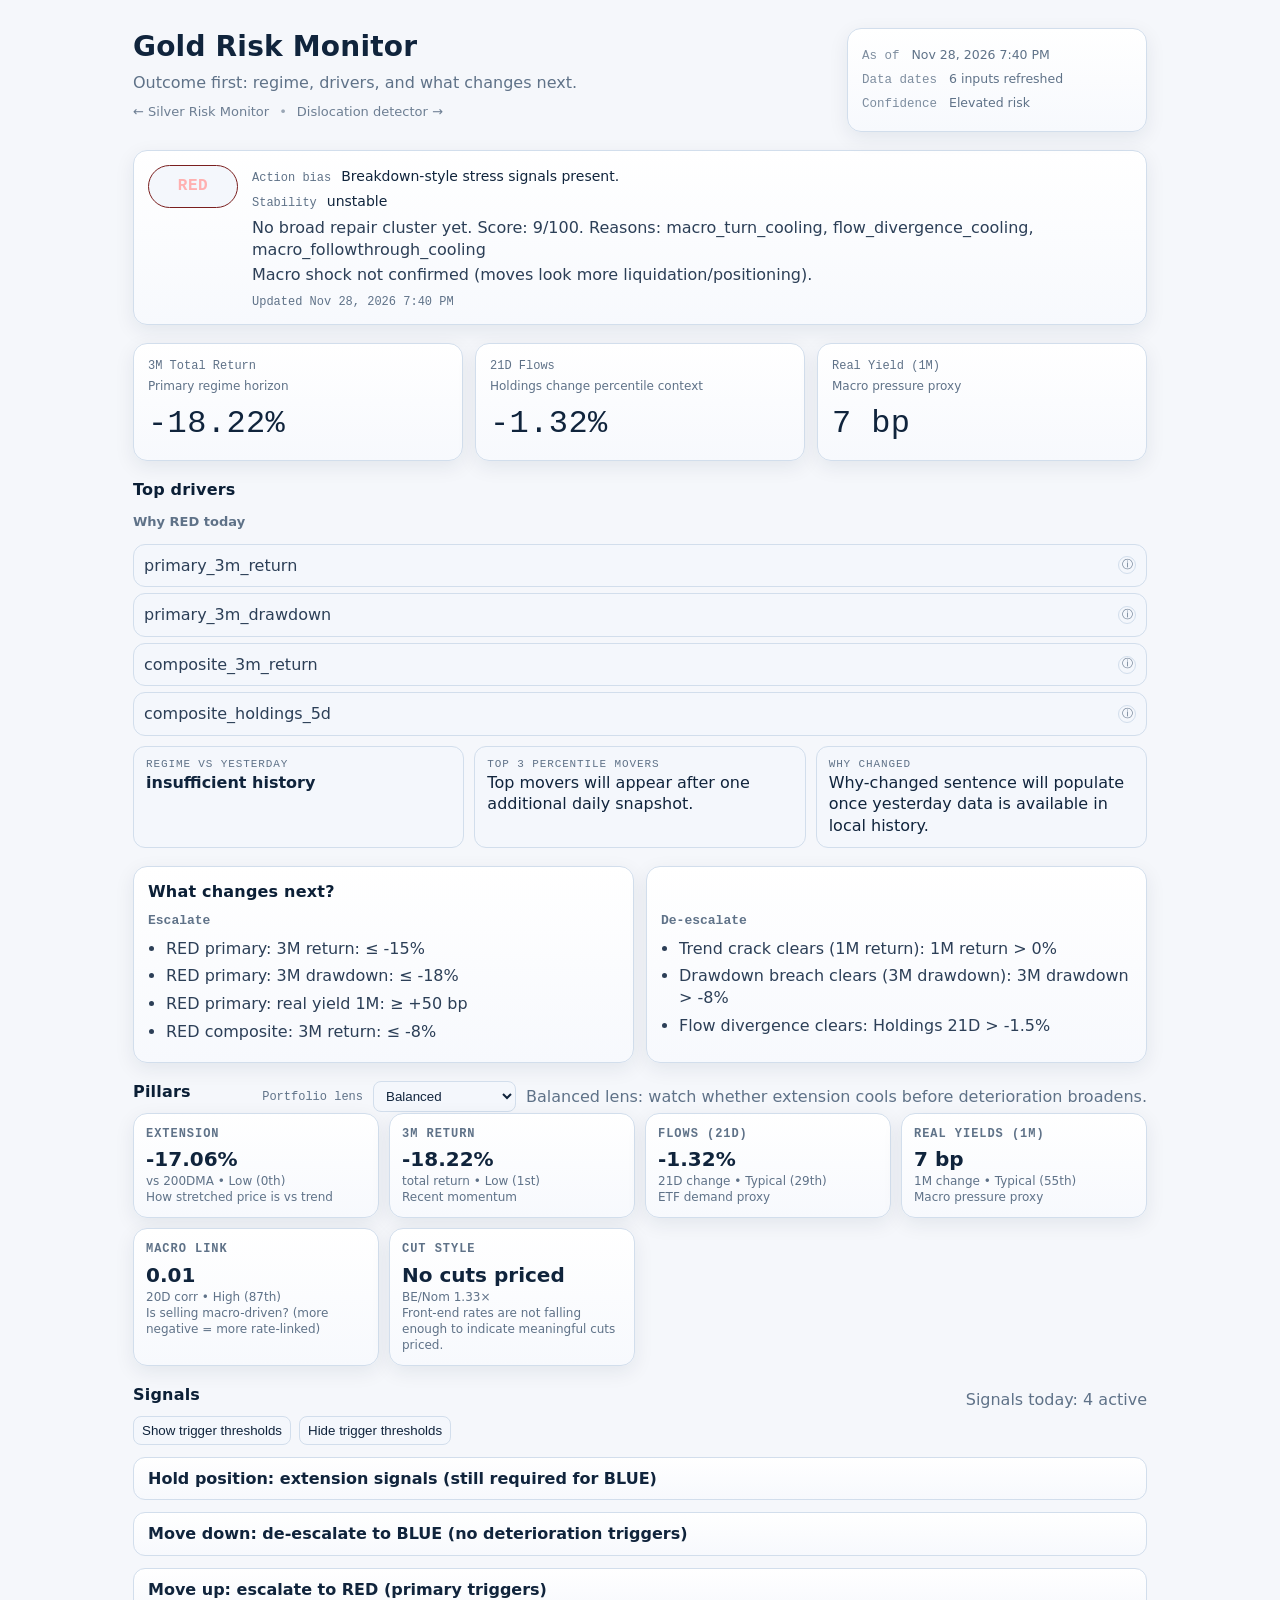
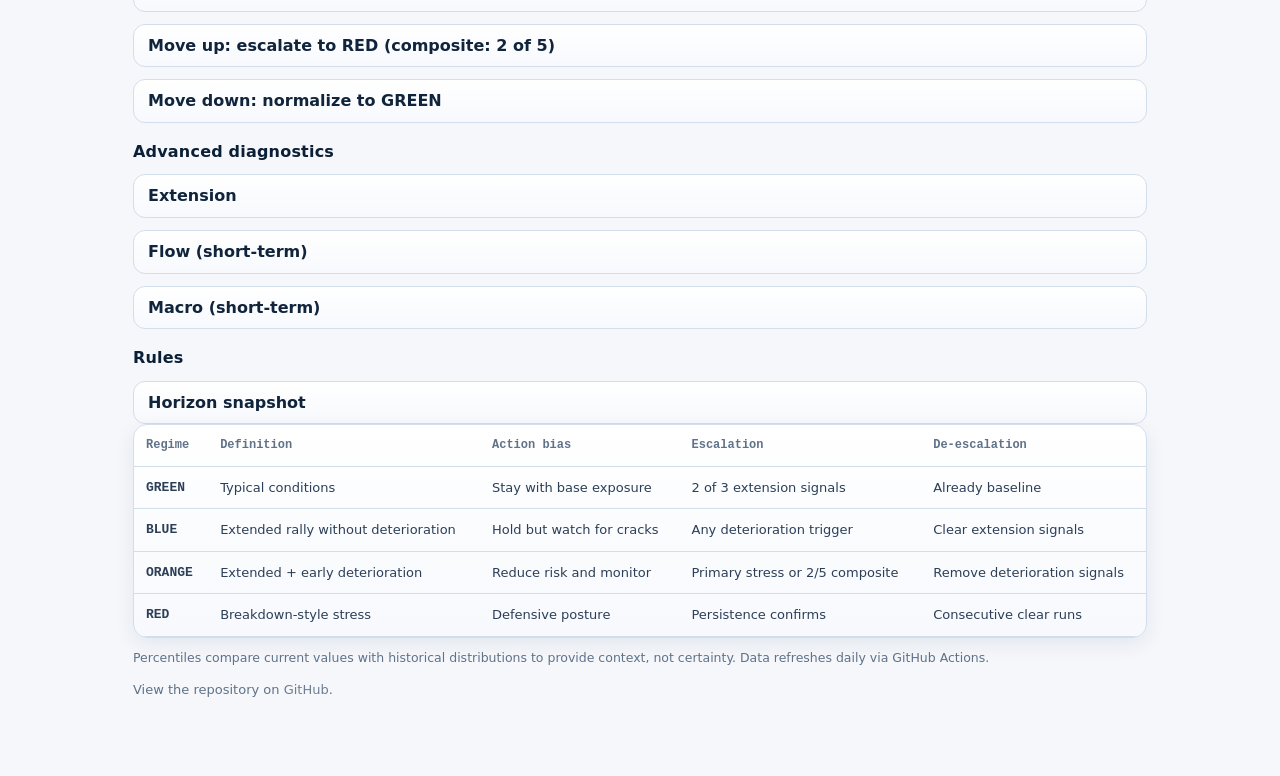
<file: index.html>
<!doctype html>
<html lang="en">
<head>
  <meta charset="utf-8">
  <meta name="viewport" content="width=device-width, initial-scale=1">
  <title>Gold Risk Monitor</title>
  <link rel="stylesheet" href="gold.css">
</head>
<body>
  <main class="wrap">
    <header class="top">
      <div>
        <h1>Gold Risk Monitor</h1>
        <p class="sub">Outcome first: regime, drivers, and what changes next.</p>
        <nav class="nav">
          <a href="silver/">← Silver Risk Monitor</a>
          <span class="dot">•</span>
          <a href="dislocation/">Dislocation detector →</a>
        </nav>
      </div>
      <div class="meta-block">
        <div><span class="k">As of</span> <span id="as_of">Loading…</span></div>
        <div><span class="k">Data dates</span> <span id="data_dates">Loading…</span></div>
        <div><span class="k">Confidence</span> <span id="confidence">—</span></div>
      </div>
    </header>

    <section class="regime">
      <div class="regime-left">
        <span id="status" class="pill">—</span>
        <div class="regime-text">
          <div class="row">
            <div class="label">Action bias</div>
            <div id="statusSummary" class="value">Loading…</div>
          </div>
          <div class="row">
            <div class="label">Stability</div>
            <div id="stabilityBadge" class="value">Loading…</div>
          </div>
          <div id="stabilitySummary" class="desc">Loading stability…</div>
          <div id="macroFollowThrough" class="desc">Loading macro follow-through…</div>
          <div id="timestamps" class="meta-inline">Waiting for data…</div>
        </div>
      </div>
    </section>

    <section class="tiles">
      <div class="tile">
        <div class="label">3M Total Return</div>
        <div class="tile-sub">Primary regime horizon</div>
        <div id="tile_return_3m" class="big">—</div>
      </div>
      <div class="tile">
        <div class="label">21D Flows</div>
        <div class="tile-sub">Holdings change percentile context</div>
        <div id="tile_flows_21d" class="big">—</div>
      </div>
      <div class="tile">
        <div class="label">Real Yield (1M)</div>
        <div class="tile-sub">Macro pressure proxy</div>
        <div id="tile_real_yield_1m" class="big">—</div>
      </div>
    </section>

    <section class="section">
      <h2>Top drivers</h2>
      <p class="section-explainer" id="reasonLead">Loading regime drivers…</p>
      <ul id="drivers"><li>Loading…</li></ul>
      <div class="daily-strip" id="dailyStrip"><div class="daily-chip">Loading daily changes…</div></div>
    </section>

    <section class="section two-col">
      <div class="col">
        <h2>What changes next?</h2>
        <h3>Escalate</h3>
        <ul id="escalate"><li>Loading…</li></ul>
      </div>
      <div class="col">
        <h2 class="ghost">.</h2>
        <h3>De-escalate</h3>
        <ul id="deescalate"><li>Loading…</li></ul>
      </div>
    </section>

    <section class="section">
      <div class="section-head">
        <h2>Pillars</h2>
        <div class="lens-panel">
          <label for="portfolioLens" class="label-inline">Portfolio lens</label>
          <select id="portfolioLens" class="lens-select">
            <option value="conservative">Conservative</option>
            <option value="balanced" selected>Balanced</option>
            <option value="hardAsset">Hard-asset heavy</option>
          </select>
          <span id="lensText" class="muted">Balanced lens: watch whether extension cools before deterioration broadens.</span>
        </div>
      </div>
      <div id="glanceCards" class="grid-4"><div class="card">Loading key metrics…</div></div>
    </section>

    <section class="section">
      <div class="section-head">
        <h2>Signals</h2>
        <div id="signal_count" class="muted">Loading…</div>
      </div>
      <div class="controls-row">
        <button class="toggle-btn" type="button" data-toggle-scope="mechanics" data-toggle-action="expand">Show trigger thresholds</button>
        <button class="toggle-btn" type="button" data-toggle-scope="mechanics" data-toggle-action="collapse">Hide trigger thresholds</button>
      </div>
      <div id="escalation"><p>Loading trigger thresholds…</p></div>
    </section>

    <section class="section">
      <h2>Advanced diagnostics</h2>
      <details class="expandable-card" data-expand-group="mechanics">
        <summary>Extension</summary>
        <div class="expandable-body">
          <div class="sparkline-wrap"><svg id="extensionSparkline" class="sparkline" viewBox="0 0 240 96" preserveAspectRatio="none"></svg><div id="extensionSparklinePoints" class="sparkline-points">Hover to see last 5 points.</div></div>
          <div class="table-container"><table><thead><tr><th>Metric</th><th class="num">Value</th><th class="num">Percentile</th></tr></thead><tbody id="extensionRows"><tr><td colspan="3">Loading extension data...</td></tr></tbody></table></div>
        </div>
      </details>
      <details class="expandable-card" data-expand-group="mechanics">
        <summary>Flow (short-term)</summary>
        <div class="expandable-body">
          <div class="sparkline-wrap"><svg id="flowSparkline" class="sparkline" viewBox="0 0 240 96" preserveAspectRatio="none"></svg><div id="flowSparklinePoints" class="sparkline-points">Hover to see last 5 points.</div></div>
          <div class="table-container"><table><thead><tr><th>Metric</th><th class="num">Value</th><th class="num">Percentile</th></tr></thead><tbody id="flowRows"><tr><td colspan="3">Loading flow data...</td></tr></tbody></table></div>
        </div>
      </details>
      <details class="expandable-card" data-expand-group="mechanics">
        <summary>Macro (short-term)</summary>
        <div class="expandable-body">
          <div class="sparkline-wrap"><svg id="macroSparkline" class="sparkline" viewBox="0 0 240 96" preserveAspectRatio="none"></svg><div id="macroSparklinePoints" class="sparkline-points">Hover to see last 5 points.</div></div>
          <div class="table-container"><table><thead><tr><th>Metric</th><th class="num">Value</th><th class="num">Percentile</th></tr></thead><tbody id="macroRows"><tr><td colspan="3">Loading macro data...</td></tr></tbody></table></div>
        </div>
      </details>
    </section>

    <section class="section">
      <h2>Rules</h2>
      <details class="expandable-card" data-expand-group="context">
        <summary>Horizon snapshot</summary>
        <div class="expandable-body">
          <p class="section-explainer" id="horizonSummary">Horizon snapshot loading...</p>
          <div class="table-container"><table><thead><tr><th>Horizon</th><th class="num">Return</th><th class="num">Return Percentile</th><th class="num">Max Drawdown</th><th class="num">Drawdown Percentile</th><th>Context</th></tr></thead><tbody id="horizonRows"><tr><td colspan="6">Loading horizon metrics...</td></tr></tbody></table></div>
          <div class="note" id="percentileNotes"></div>
        </div>
      </details>
      <div class="table-wrap">
        <table>
          <thead>
            <tr>
              <th>Regime</th>
              <th>Definition</th>
              <th>Action bias</th>
              <th>Escalation</th>
              <th>De-escalation</th>
            </tr>
          </thead>
          <tbody id="rules_body">
            <tr>
              <td class="reg">GREEN</td>
              <td>Typical conditions</td>
              <td>Stay with base exposure</td>
              <td>2 of 3 extension signals</td>
              <td>Already baseline</td>
            </tr>
            <tr>
              <td class="reg">BLUE</td>
              <td>Extended rally without deterioration</td>
              <td>Hold but watch for cracks</td>
              <td>Any deterioration trigger</td>
              <td>Clear extension signals</td>
            </tr>
            <tr>
              <td class="reg">ORANGE</td>
              <td>Extended + early deterioration</td>
              <td>Reduce risk and monitor</td>
              <td>Primary stress or 2/5 composite</td>
              <td>Remove deterioration signals</td>
            </tr>
            <tr>
              <td class="reg">RED</td>
              <td>Breakdown-style stress</td>
              <td>Defensive posture</td>
              <td>Persistence confirms</td>
              <td>Consecutive clear runs</td>
            </tr>
          </tbody>
        </table>
      </div>
      <p class="foot muted">Percentiles compare current values with historical distributions to provide context, not certainty. Data refreshes daily via GitHub Actions.</p>
      <footer>
        <p>View the repository on <a id="repoLink" href="https://github.com/">GitHub</a>.<span id="issueLink"></span></p>
      </footer>
    </section>
  </main>

  <script src="gold.js"></script>
</body>
</html>
</file>
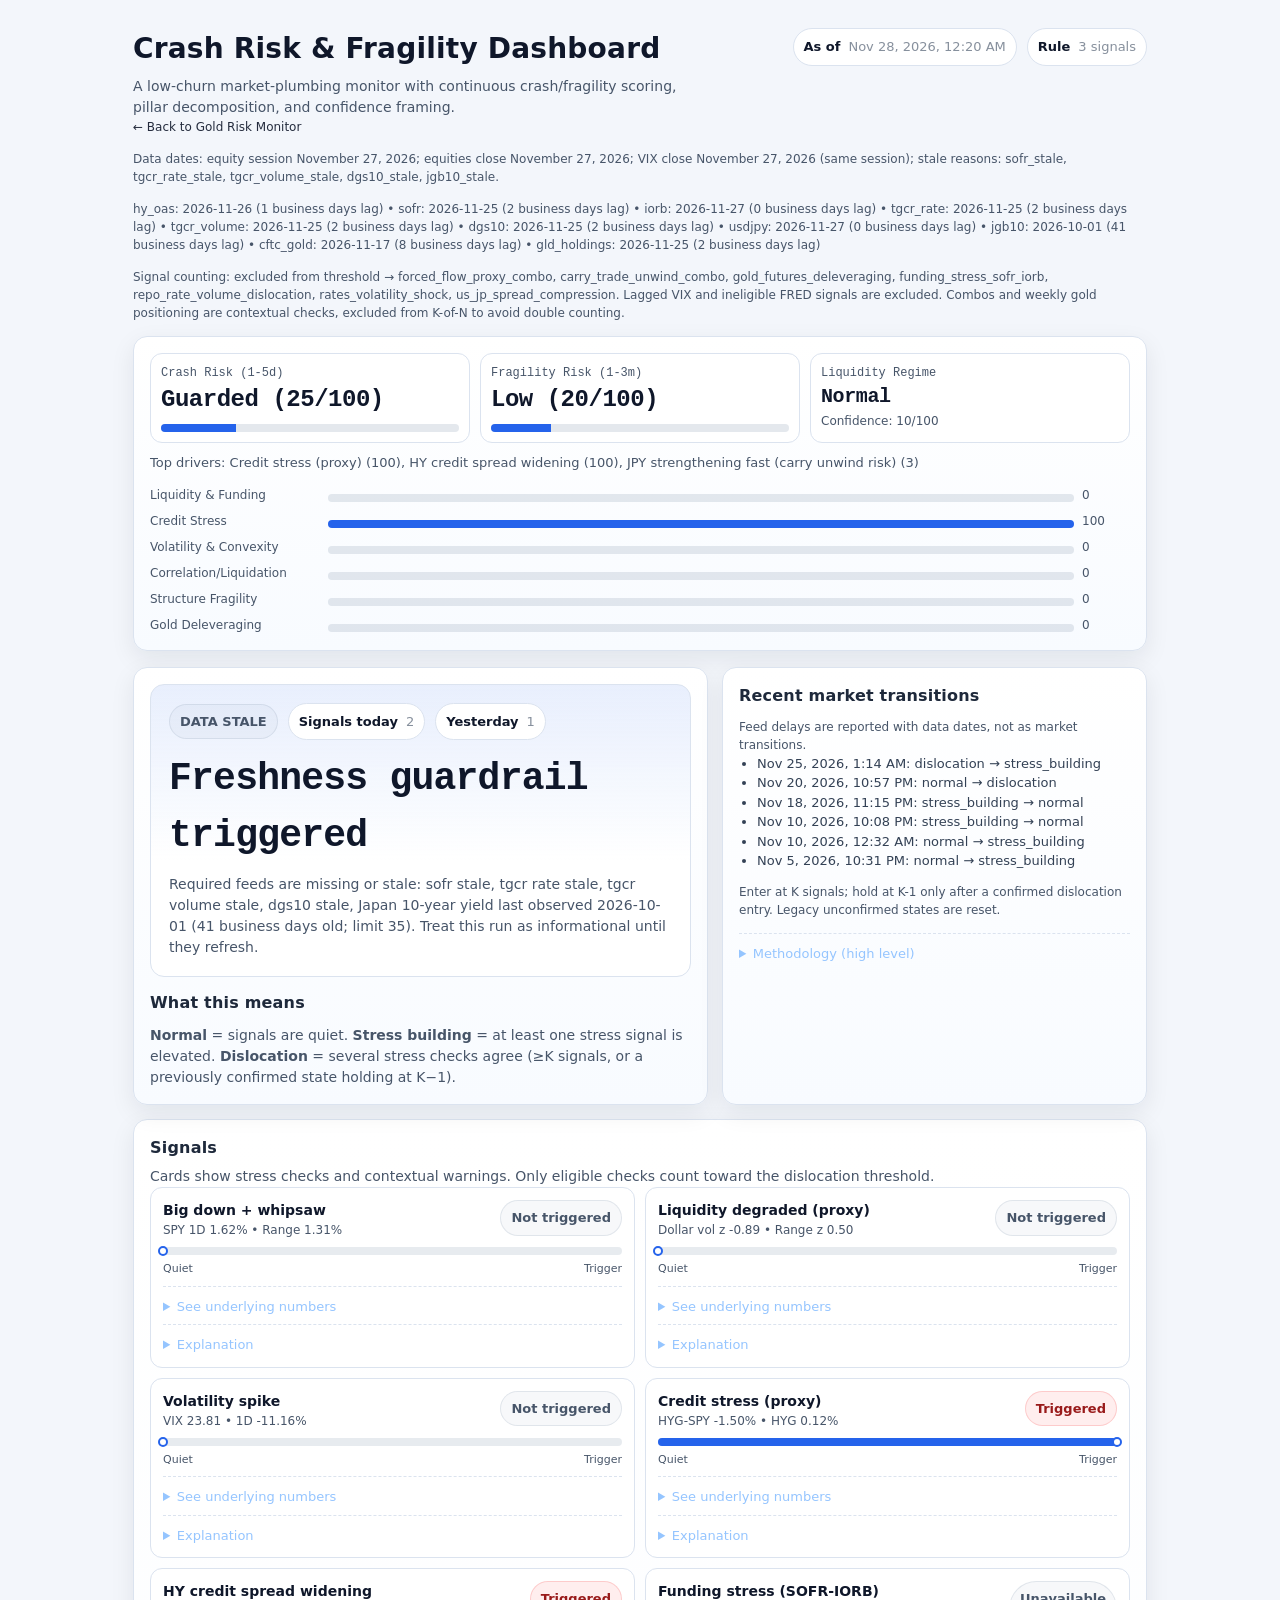
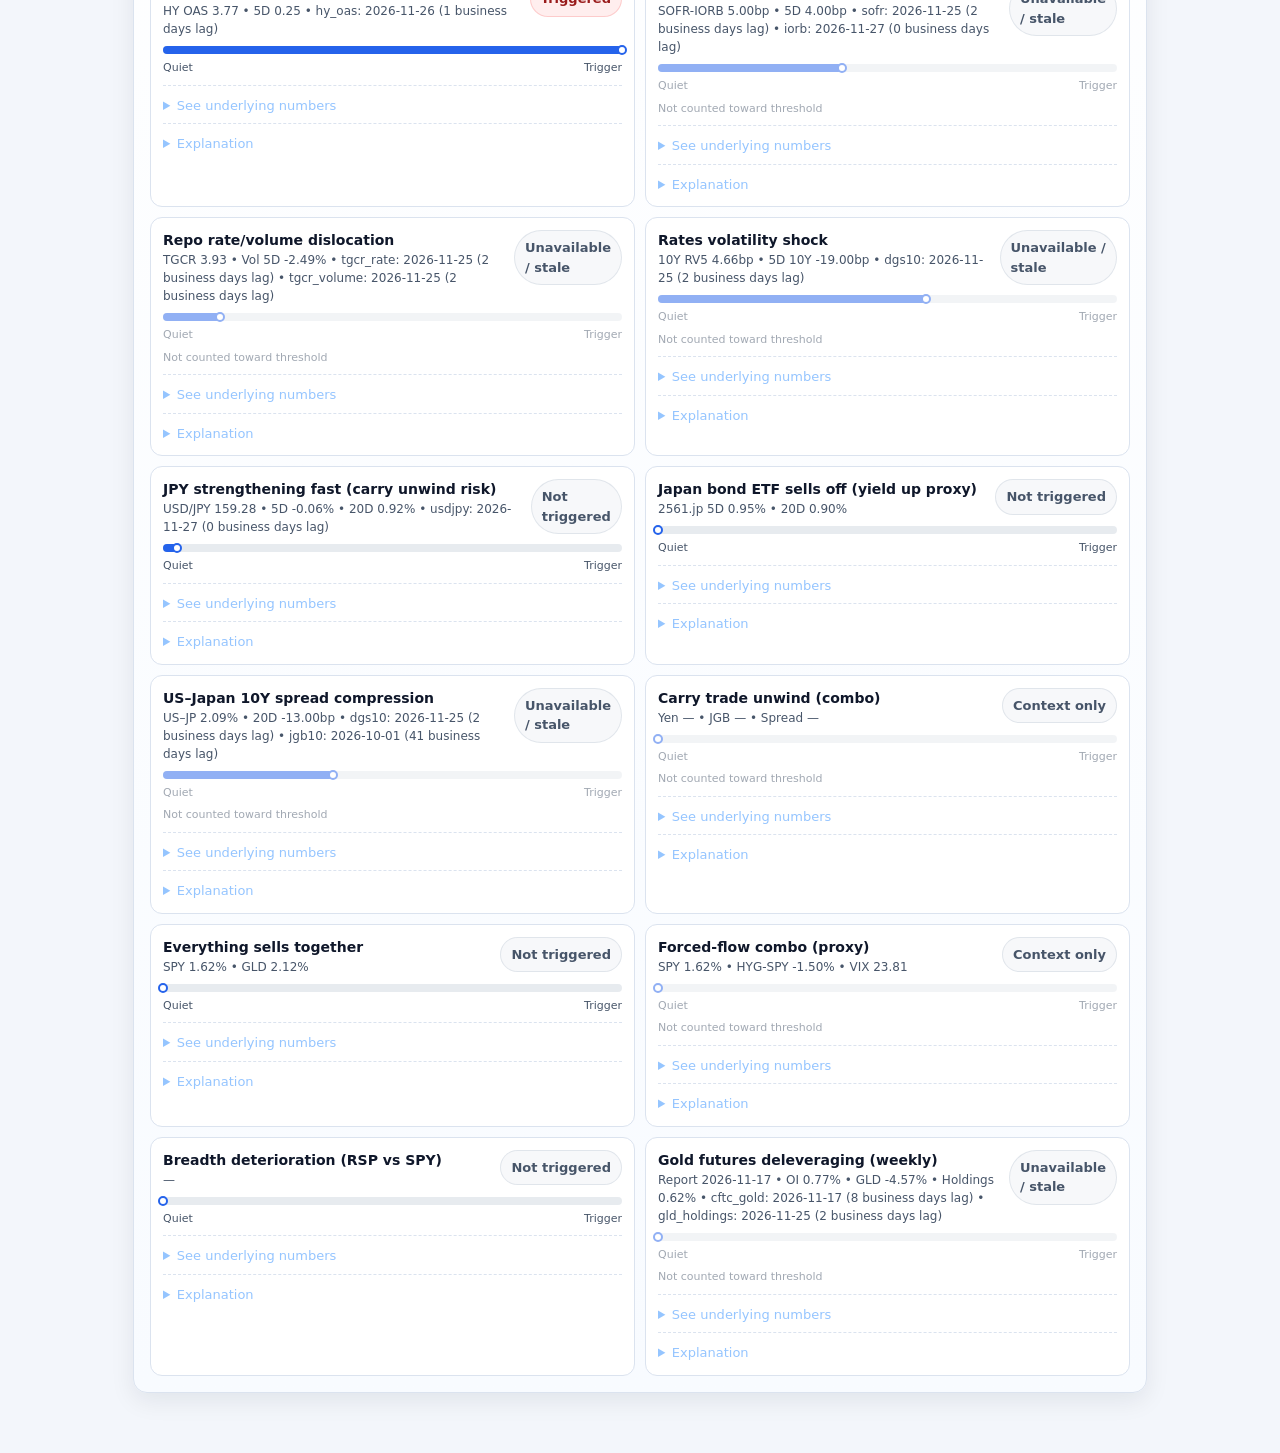
<file: dislocation/index.html>
<!doctype html>
<html lang="en">
<head>
  <meta charset="utf-8" />
  <meta name="viewport" content="width=device-width, initial-scale=1" />
  <link rel="icon" href="data:image/svg+xml,<svg xmlns=%22http://www.w3.org/2000/svg%22 viewBox=%220 0 100 100%22><text y=%22.9em%22 font-size=%2290%22>🫨</text></svg>">
  <title>Crash Risk &amp; Fragility Dashboard</title>
  <style>
    :root{
      --bg:#0b0d10;
      --panel:#10141a;
      --panel2:#0f1318;
      --text:#e7edf5;
      --muted:#9aa7b6;
      --border:#1b2330;
      --shadow:0 6px 20px rgba(0,0,0,.25);
      --good:#34d399;
      --warn:#fb923c;
      --bad:#f87171;
      --info:#60a5fa;
      --pill-bg:#0d1218;
      --surface:#0d1218;
      --strong-text:#dbe6f4;
      --body-copy:#cfd8e3;
      --status-gradient-top:rgba(96,165,250,.12);
      --status-gradient-bottom:rgba(15,19,24,.6);
      --badge-good-text:#8ce4bb;
      --badge-warn-text:#ffc28f;
      --badge-bad-text:#ffb0b0;
      --r:14px;
      --mono: ui-monospace, SFMono-Regular, Menlo, Monaco, Consolas, "Liberation Mono", "Courier New", monospace;
      --sans: ui-sans-serif, system-ui, -apple-system, Segoe UI, Roboto, Helvetica, Arial;
    }

    @media (prefers-color-scheme: light){
      :root{
        --bg:#f3f6fb;
        --panel:#fff;
        --panel2:#f8fbff;
        --text:#0f172a;
        --muted:#475569;
        --border:#dbe3ef;
        --shadow:0 8px 24px rgba(15,23,42,.08);
        --good:#166534;
        --warn:#c2410c;
        --bad:#b91c1c;
        --info:#2563eb;
        --pill-bg:#ffffff;
        --surface:#ffffff;
        --strong-text:#1e293b;
        --body-copy:#334155;
        --status-gradient-top:rgba(37,99,235,.1);
        --status-gradient-bottom:rgba(255,255,255,.95);
        --badge-good-text:#166534;
        --badge-warn-text:#9a3412;
        --badge-bad-text:#991b1b;
      }
    }

    *{box-sizing:border-box;}
    body{margin:0;background:var(--bg);color:var(--text);font-family:var(--sans);line-height:1.5;}
    main{max-width:1050px;margin:0 auto;padding:28px 18px 60px;}
    header{display:flex;justify-content:space-between;gap:14px;align-items:flex-start;flex-wrap:wrap;}
    h1{margin:0;font-size:28px;letter-spacing:.2px;}
    .sub{margin:6px 0 0;color:var(--muted);font-size:14px;max-width:64ch;}
    a{color:var(--text);text-decoration:none;opacity:.9;}
    a:hover{opacity:1;text-decoration:underline;}

    .grid{display:grid;gap:14px;margin-top:16px;}
    @media (min-width:900px){.grid{grid-template-columns:1.15fr .85fr;}}

    .card{background:linear-gradient(180deg,var(--panel),var(--panel2));border:1px solid var(--border);border-radius:var(--r);box-shadow:var(--shadow);padding:16px;}
    .card h2{margin:0 0 10px;font-size:16px;color:var(--strong-text);letter-spacing:.2px;}
    .row{display:flex;gap:10px;flex-wrap:wrap;align-items:center;}
    .pill{display:inline-flex;gap:8px;align-items:center;border:1px solid var(--border);background:var(--pill-bg);padding:8px 10px;border-radius:999px;font-size:13px;color:var(--muted);}
    .pill strong{color:var(--text);font-weight:600;}
    .statusBig{display:flex;flex-direction:column;gap:10px;padding:18px;border-radius:var(--r);border:1px solid var(--border);background:linear-gradient(180deg,var(--status-gradient-top),var(--status-gradient-bottom) 60%);}
    .statusLine{display:flex;gap:10px;align-items:center;flex-wrap:wrap;}
    .badge{display:inline-flex;align-items:center;gap:8px;padding:7px 10px;border-radius:999px;font-size:13px;font-weight:600;border:1px solid transparent;}
    .b-good{background:rgba(52,211,153,.12);border-color:rgba(52,211,153,.3);color:var(--badge-good-text);}
    .b-warn{background:rgba(251,146,60,.12);border-color:rgba(251,146,60,.3);color:var(--badge-warn-text);}
    .b-bad{background:rgba(248,113,113,.12);border-color:rgba(248,113,113,.28);color:var(--badge-bad-text);}
    .b-muted{background:rgba(148,163,184,.08);border-color:rgba(148,163,184,.22);color:var(--muted);}

    .bigNumber{font-size:38px;letter-spacing:-.02em;font-weight:700;margin:0;font-family:var(--mono);}
    .help{color:var(--muted);font-size:14px;margin:0;}

    .signalsGrid{display:grid;gap:10px;grid-template-columns:1fr;}
    @media (min-width:650px){.signalsGrid{grid-template-columns:1fr 1fr;}}
    .sig{border:1px solid var(--border);border-radius:12px;padding:12px;background:var(--surface);display:flex;flex-direction:column;gap:8px;}
    .sigTop{display:flex;justify-content:space-between;align-items:flex-start;gap:10px;}
    .sigName{font-weight:650;font-size:14px;margin:0;}
    .sigHint{margin:0;color:var(--muted);font-size:12px;}
    .thermoWrap{display:flex;flex-direction:column;gap:6px;}
    .thermoTrack{position:relative;height:8px;border-radius:999px;background:rgba(148,163,184,.22);overflow:visible;}
    .thermoFill{position:absolute;left:0;top:0;height:100%;border-radius:inherit;background:var(--info);transition:width .2s ease;}
    .thermoMarker{position:absolute;top:50%;width:10px;height:10px;border-radius:999px;background:var(--surface);border:2px solid var(--info);transform:translate(-50%,-50%);transition:left .2s ease;box-sizing:border-box;}
    .thermoLabels{display:flex;justify-content:space-between;color:var(--muted);font-size:11px;}
    .thermoMuted{opacity:.5;}
    .thermoCaption{margin:0;color:var(--muted);font-size:11px;}
    details{border-top:1px dashed var(--border);padding-top:10px;}
    summary{cursor:pointer;color:#95c5ff;font-size:13px;user-select:none;}
    .kv{font-family:var(--mono);font-size:12px;color:var(--muted);white-space:pre-wrap;margin:8px 0 0;}
    .timeline{margin:0;padding-left:18px;color:var(--body-copy);font-size:13px;}
    .tiny{font-size:12px;color:var(--muted);margin:0;}
    .skeleton{opacity:.65;}

    .gaugeGrid{display:grid;gap:10px;grid-template-columns:1fr;}
    @media (min-width:700px){.gaugeGrid{grid-template-columns:repeat(3,minmax(0,1fr));}}
    .gauge{border:1px solid var(--border);border-radius:12px;padding:10px;background:var(--surface);}
    .gauge p{margin:0;}
    .gaugeLabel{font-size:12px;color:var(--muted);font-family:var(--mono);}
    .gaugeValue{font-size:24px;font-weight:700;letter-spacing:-.02em;font-family:var(--mono);}
    .bar{height:8px;background:rgba(148,163,184,.25);border-radius:999px;overflow:hidden;margin-top:6px;}
    .bar>span{display:block;height:100%;background:var(--info);}
    .drivers{margin-top:10px;font-size:13px;color:var(--muted);}
    .pillars{display:grid;gap:8px;margin-top:10px;}
    .pillarRow{display:grid;grid-template-columns:170px 1fr 48px;gap:8px;align-items:center;font-size:12px;color:var(--muted);}
  </style>
</head>

<body>
<main>
  <header>
    <div>
      <h1>Crash Risk &amp; Fragility Dashboard</h1>
      <p class="sub">
        A low-churn market-plumbing monitor with continuous crash/fragility scoring, pillar decomposition, and confidence framing.
      </p>
      <p class="tiny"><a href="https://w1k5.github.io/gold-crash/">← Back to Gold Risk Monitor</a></p>
    </div>
    <div class="row">
      <span class="pill"><strong id="asof">As of</strong> <span id="asofVal" class="skeleton">Loading…</span></span>
      <span class="pill"><strong>Rule</strong> <span id="ruleVal" class="skeleton">Loading…</span></span>
    </div>
    <p class="tiny" id="dataDatesVal">Data dates: Loading…</p>
    <p class="tiny" id="feedDatesVal"></p>
    <p class="tiny" id="countingVal">Signal counting: Loading…</p>
  </header>


  <section class="card" style="margin-top:14px;">
    <div class="gaugeGrid">
      <div class="gauge">
        <p class="gaugeLabel">Crash Risk (1-5d)</p>
        <p id="crashRiskVal" class="gaugeValue">—</p>
        <div class="bar"><span id="crashRiskBar" style="width:0%"></span></div>
      </div>
      <div class="gauge">
        <p class="gaugeLabel">Fragility Risk (1-3m)</p>
        <p id="fragilityVal" class="gaugeValue">—</p>
        <div class="bar"><span id="fragilityBar" style="width:0%"></span></div>
      </div>
      <div class="gauge">
        <p class="gaugeLabel">Liquidity Regime</p>
        <p id="liquidityVal" class="gaugeValue" style="font-size:20px;">—</p>
        <p class="tiny">Confidence: <span id="confidenceVal">—</span></p>
      </div>
    </div>
    <p class="drivers" id="driversVal">Top drivers: loading…</p>
    <div class="pillars" id="pillarsVal"></div>
  </section>

  <div class="grid">
    <section class="card">
      <div class="statusBig">
        <div class="statusLine">
          <span id="statusBadge" class="badge b-muted">Loading…</span>
          <span class="pill"><strong>Signals today</strong> <span id="countVal" class="skeleton">—</span></span>
          <span class="pill"><strong>Yesterday</strong> <span id="yCountVal" class="skeleton">—</span></span>
        </div>
        <p class="bigNumber" id="statusHeadline">—</p>
        <p class="help" id="statusExplain" class="skeleton">
          Loading status…
        </p>
      </div>

      <div style="margin-top:14px;">
        <h2>What this means</h2>
        <p class="help" style="margin:0;">
          <strong>Normal</strong> = signals are quiet. <strong>Stress building</strong> = at least one stress signal is elevated.
          <strong>Dislocation</strong> = several stress checks agree (≥K signals, or a previously confirmed state holding at K−1).
        </p>
      </div>
    </section>

    <section class="card">
      <h2>Recent market transitions</h2>
      <p class="tiny">Feed delays are reported with data dates, not as market transitions.</p>
      <ul id="transitions" class="timeline">
        <li class="skeleton">Loading…</li>
      </ul>
      <p class="tiny" id="persistenceNote" style="margin-top:12px;"></p>

      <details style="margin-top:14px;">
        <summary>Methodology (high level)</summary>
        <p class="help" style="margin-top:10px;">
          This page shows outcomes. The detector uses daily market data (e.g., SPY/HYG/GLD/VIX proxies) and checks for
          dislocation-style patterns: “big down + whipsaw”, “vol spike”, “credit stress”, “everything sells together”, etc.
        </p>
        <p class="help">
          If you want implementation details, link out to the repo or keep the script on a separate /method page—don’t put it on the dashboard.
        </p>
      </details>
    </section>
  </div>

  <section class="card" style="margin-top:14px;">
    <h2>Signals</h2>
    <p class="help" style="margin-top:-4px;">
      Cards show stress checks and contextual warnings. Only eligible checks count toward the dislocation threshold.
    </p>
    <div id="signals" class="signalsGrid">
      <div class="sig skeleton"><p class="sigName">Loading…</p><p class="sigHint">—</p></div>
      <div class="sig skeleton"><p class="sigName">Loading…</p><p class="sigHint">—</p></div>
    </div>
  </section>

</main>

<script>
  // ---- Helpers
  const fmtPct = (x) => (typeof x === 'number' && isFinite(x)) ? `${x.toFixed(2)}%` : '—';
  const fmtNum = (x) => (typeof x === 'number' && isFinite(x)) ? `${x.toFixed(2)}` : '—';
  const clamp01 = (x) => Math.max(0, Math.min(1, Number.isFinite(x) ? x : 0));
  const thermometerScore = (signal) => {
    const details = signal.details || {};
    const raw = Number(details.score_0_1);
    const base = Number.isFinite(raw) ? raw : (signal.triggered ? 1 : 0);
    return signal.triggered ? 1 : clamp01(base);
  };
  const marginText = (details) => {
    const margin = details?.margin;
    if (!Number.isFinite(margin)) return '';
    const unit = details?.margin_unit || '';
    if (margin >= 0) return `${Math.abs(margin).toFixed(2)}${unit} past trigger`;
    return `${Math.abs(margin).toFixed(2)}${unit} from trigger`;
  };

  const prettyName = (name) => {
    const map = {
      big_down_and_whipsaw: "Big down + whipsaw",
      liquidity_degraded_proxy: "Liquidity degraded (proxy)",
      volatility_spike: "Volatility spike",
      credit_stress_proxy: "Credit stress (proxy)",
      credit_spread_widening_fred: "HY credit spread widening",
      funding_stress_sofr_iorb: "Funding stress (SOFR-IORB)",
      repo_rate_volume_dislocation: "Repo rate/volume dislocation",
      rates_volatility_shock: "Rates volatility shock",
      everything_sells_together: "Everything sells together",
      forced_flow_proxy_combo: "Forced-flow combo (proxy)",
      yen_strengthening_fast: "JPY strengthening fast (carry unwind risk)",
      jgb_price_drop_fast: "Japan bond ETF sells off (yield up proxy)",
      us_jp_spread_compression: "US–Japan 10Y spread compression",
      carry_trade_unwind_combo: "Carry trade unwind (combo)",
      gold_futures_deleveraging: "Gold futures deleveraging (weekly)",
      breadth_deterioration_rsp_spy: "Breadth deterioration (RSP vs SPY)"
    };
    return map[name] || name.replaceAll('_',' ');
  };

  const tooltipText = (name) => {
    const map = {
      gold_futures_deleveraging: "Falling COMEX open interest, managed-money net length, and GLD price over the same CFTC reporting interval. Rising GLD holdings highlight ETF buying versus futures selling. Weekly positioning is context and does not prove forced liquidation.",
      big_down_and_whipsaw: "Checks for sharp market losses combined with unusually violent intraday swings, a common sign of forced selling in thin liquidity.",
      liquidity_degraded_proxy: "Looks for outsized price moves relative to trading activity, suggesting markets may struggle to absorb trades smoothly.",
      volatility_spike: "Flags sudden jumps in implied volatility, which often accompany margin stress and rapid repositioning by leveraged players.",
      credit_stress_proxy: "Monitors whether high-yield bonds are underperforming equities, an early warning that risk tolerance and funding conditions are tightening.",
      credit_spread_widening_fred: "Detects widening junk-bond spreads, indicating investors are demanding more compensation for credit risk.",
      funding_stress_sofr_iorb: "Checks for unusual strains in overnight funding markets, where disruptions can signal balance-sheet or collateral pressure.",
      repo_rate_volume_dislocation: "Watches for abnormal repo rates or volumes that may reflect stress in the system’s primary financing channel.",
      rates_volatility_shock: "Tracks sudden increases in Treasury yield volatility, which can force deleveraging across markets due to rising margin requirements.",
      everything_sells_together: "Flags moments when typically diversifying assets fall together, a hallmark of liquidity-driven, indiscriminate selling.",
      forced_flow_proxy_combo: "Combines equity stress, credit weakness, and volatility pressure to confirm margin-driven or forced liquidation dynamics.",
      yen_strengthening_fast: "Flags rapid yen strengthening (USD/JPY falling), a classic signature of carry-trade unwinds and position deleveraging.",
      jgb_price_drop_fast: "Uses a daily-traded JGB ETF price selloff as a proxy for a fast rise in Japan rates (bond prices down = yields up).",
      us_jp_spread_compression: "Checks for rapid narrowing in the US–Japan 10Y yield gap, reducing carry profitability and increasing unwind pressure.",
      carry_trade_unwind_combo: "Confirms carry-trade unwind risk when yen strengthening aligns with either a Japan yield spike or spread compression (2-of-3 confirmation)."
    };
    return map[name] || '';
  };

  const hint = (signal) => {
    const d = signal.details || {};
    switch(signal.name){
      case "big_down_and_whipsaw":
        return `SPY 1D ${fmtPct(d.spy_1d_return_pct)} • Range ${fmtPct(d.spy_intraday_range_pct)}`;
      case "liquidity_degraded_proxy":
        return `Dollar vol z ${fmtNum(d.spy_dollar_volume_z)} • Range z ${fmtNum(d.spy_range_z)}`;
      case "volatility_spike":
        if (d.note) return d.note;
        return `VIX ${fmtNum(d.vix_level)} • 1D ${fmtPct(d.vix_1d_change_pct)}`;
      case "credit_stress_proxy":
        return `HYG-SPY ${fmtPct(d.hyg_minus_spy_pct)} • HYG ${fmtPct(d.hyg_1d_return_pct)}`;
      case "gold_futures_deleveraging":
        if (!d.available) return d.note;
        return `Report ${d.report_date} • OI ${fmtPct(d.open_interest_change_pct)} • GLD ${fmtPct(d.gld_report_interval_return_pct)} • Holdings ${fmtPct(d.gld_holdings_report_interval_change_pct)}${d.etf_buying_vs_futures_selling ? " • ETF buying / futures selling" : ""}`;
      case "credit_spread_widening_fred":
        return `HY OAS ${fmtNum(d.hy_oas_level)} • 5D ${fmtNum(d.hy_oas_5d_change)}`;
      case "funding_stress_sofr_iorb":
        return `SOFR-IORB ${fmtNum(d.sofr_iorb_spread_bp)}bp • 5D ${fmtNum(d.sofr_iorb_spread_5d_bp)}bp`;
      case "repo_rate_volume_dislocation":
        return `TGCR ${fmtNum(d.tgcr_rate)} • Vol 5D ${fmtPct(d.tgcr_volume_5d_change_pct)}`;
      case "rates_volatility_shock":
        return `10Y RV5 ${fmtNum(d.dgs10_rv5_bp)}bp • 5D 10Y ${fmtNum(d.dgs10_5d_change_bp)}bp`;
      case "everything_sells_together":
        return `SPY ${fmtPct(d.spy_1d_return_pct)} • GLD ${fmtPct(d.gld_1d_return_pct)}`;
      case "forced_flow_proxy_combo":
        if (d.note) return d.note;
        return `SPY ${fmtPct(d.spy_1d_return_pct)} • HYG-SPY ${fmtPct(d.hyg_minus_spy_pct)} • VIX ${fmtNum(d.vix_level)}`;
      case "yen_strengthening_fast":
        if (d.note) return d.note;
        return `USD/JPY ${fmtNum(d.usdjpy)} • 5D ${fmtPct(d.usdjpy_5d_change_pct)} • 20D ${fmtPct(d.usdjpy_20d_change_pct)}`;
      case "jgb_price_drop_fast":
        if (d.note) return d.note;
        return `2561.jp 5D ${fmtPct(d.jgb_etf_5d_return_pct)} • 20D ${fmtPct(d.jgb_etf_20d_return_pct)}`;
      case "us_jp_spread_compression":
        if (d.note) return d.note;
        return `US–JP ${fmtNum(d.us_jp_10y_spread_pct)}% • 20D ${fmtNum(d.us_jp_10y_spread_20d_change_bp)}bp`;
      case "carry_trade_unwind_combo":
        return `Yen ${d.yen_strengthening_fast ? '\u2713' : '\u2014'} • JGB ${d.jgb_price_drop_fast ? '\u2713' : '\u2014'} • Spread ${d.us_jp_spread_compression ? '\u2713' : '\u2014'}`;
      default:
        return "—";
    }
  };

  const formatLocalDateTime = (value) => {
    if (!value) {
      return 'unknown';
    }
    const date = new Date(value);
    if (Number.isNaN(date.getTime())) {
      return value;
    }
    try {
      return new Intl.DateTimeFormat(undefined, {
        dateStyle: 'medium',
        timeStyle: 'short',
      }).format(date);
    } catch (_) {
      return date.toLocaleString();
    }
  };

  const formatLocalDate = (value) => {
    if (!value) {
      return 'unknown';
    }
    const date = new Date(value);
    if (Number.isNaN(date.getTime())) {
      return value;
    }
    try {
      return new Intl.DateTimeFormat(undefined, {
        month: 'long',
        day: 'numeric',
        year: 'numeric',
      }).format(date);
    } catch (_) {
      return date.toLocaleDateString();
    }
  };

  const bucketLabel = (score) => {
    if (!Number.isFinite(score)) return '—';
    if (score < 25) return 'Low';
    if (score < 50) return 'Guarded';
    if (score < 70) return 'Elevated';
    if (score < 85) return 'High';
    return 'Acute';
  };

  const renderDashboard = (data) => {
    const d = data.dashboard || {};
    const crash = Number(d.crash_risk_score_1_5d);
    const frag = Number(d.fragility_score_1_3m);
    const conf = Number(d.confidence_score);
    document.getElementById('crashRiskVal').textContent = Number.isFinite(crash) ? `${bucketLabel(crash)} (${crash.toFixed(0)}/100)` : '—';
    document.getElementById('fragilityVal').textContent = Number.isFinite(frag) ? `${bucketLabel(frag)} (${frag.toFixed(0)}/100)` : '—';
    document.getElementById('liquidityVal').textContent = d.liquidity_regime_label || '—';
    document.getElementById('confidenceVal').textContent = Number.isFinite(conf) ? `${conf.toFixed(0)}/100` : '—';
    document.getElementById('crashRiskBar').style.width = `${Math.max(0, Math.min(100, Number.isFinite(crash) ? crash : 0))}%`;
    document.getElementById('fragilityBar').style.width = `${Math.max(0, Math.min(100, Number.isFinite(frag) ? frag : 0))}%`;

    const drivers = Array.isArray(d.top_drivers) ? d.top_drivers : [];
    document.getElementById('driversVal').textContent = drivers.length
      ? `Top drivers: ${drivers.map(x => `${prettyName(x.name)} (${(x.severity_0_100 || 0).toFixed(0)})`).join(', ')}`
      : 'Top drivers: unavailable';

    const pillars = d.pillar_scores || {};
    const pillarOrder = [
      ['liquidity_funding', 'Liquidity & Funding'],
      ['credit_stress', 'Credit Stress'],
      ['volatility_convexity', 'Volatility & Convexity'],
      ['correlation_liquidation', 'Correlation/Liquidation'],
      ['structure_fragility', 'Structure Fragility'],
      ['gold_deleveraging', 'Gold Deleveraging'],
    ];
    const root = document.getElementById('pillarsVal');
    root.innerHTML = '';
    pillarOrder.forEach(([key, label]) => {
      const score = Number(pillars[key]);
      const row = document.createElement('div');
      row.className = 'pillarRow';
      row.innerHTML = `<span>${label}</span><div class="bar"><span style="width:${Math.max(0, Math.min(100, Number.isFinite(score) ? score : 0))}%"></span></div><span>${Number.isFinite(score) ? score.toFixed(0) : '—'}</span>`;
      root.appendChild(row);
    });
  };

  const setStatus = (data) => {
    const badge = document.getElementById('statusBadge');
    const headline = document.getElementById('statusHeadline');
    const explain = document.getElementById('statusExplain');

    const count = data.signals_triggered_count ?? 0;
    const k = data.rule?.k_required ?? 3;
    const staleReasons = data.data_dates?.stale_reasons || [];
    const feedNote = staleReasons.map(reason => {
      if (reason === 'jgb10_stale') {
        const q = data.data_dates?.fred_inputs?.jgb10 || {};
        return `Japan 10-year yield last observed ${q.source_date || 'unknown'} (${q.stale_days ?? '?'} business days old; limit ${q.lag_tolerance_bdays ?? '?'})`;
      }
      return reason.replaceAll('_', ' ');
    }).join(', ');
    const limitedNote = feedNote ? ` Some checks are excluded: ${feedNote}.` : '';

    if (data.status === "data_stale"){
      badge.className = "badge b-muted";
      badge.textContent = "DATA STALE";
      headline.textContent = "Freshness guardrail triggered";
      explain.textContent = `Required feeds are missing or stale${feedNote ? `: ${feedNote}` : ''}. Treat this run as informational until they refresh.`;
      return;
    }
    if (data.status === "dislocation" || data.dislocation === true){
      badge.className = "badge b-bad";
      badge.textContent = "DISLOCATION";
      headline.textContent = "Multiple stress checks agree";
      explain.textContent = data.persistence_applied
        ? `A previously confirmed dislocation is holding with ${count}/${k} signals active.`
        : `${count}/${k} eligible stress signals are active. This is a stress classification, not confirmation of a liquidity crisis.`;
      explain.textContent += limitedNote;
      return;
    }
    if (data.watch === true || data.status === "stress_building" || count >= 1){
      badge.className = "badge b-warn";
      badge.textContent = "STRESS BUILDING";
      headline.textContent = "Stress building";
      explain.textContent = `At least one stress signal is elevated (${count}/${k}). Not a dislocation yet—this is an early-warning “pay attention” state.${limitedNote}`;
      return;
    }
    badge.className = feedNote ? "badge b-warn" : "badge b-good";
    badge.textContent = feedNote ? "NORMAL · LIMITED DATA" : "NORMAL";
    headline.textContent = feedNote ? "No active stress signals in available checks" : "Conditions look normal";
    explain.textContent = feedNote
      ? `0/${k} eligible stress signals. ${limitedNote.trim()}`
      : `0/${k} dislocation signals. Liquidity/vol/credit relationships look typical today.`;
  };

  const renderSignals = (data) => {
    const root = document.getElementById('signals');
    root.innerHTML = '';

    const signals = Array.isArray(data.signals) ? data.signals : [];
    const excluded = Array.isArray(data.signal_counting?.excluded_from_threshold)
      ? data.signal_counting.excluded_from_threshold
      : [];
    const excludedSet = new Set(excluded.filter(Boolean));

    signals.forEach(s => {
      const card = document.createElement('div');
      card.className = 'sig';
      const tooltip = tooltipText(s.name);

      const top = document.createElement('div');
      top.className = 'sigTop';

      const left = document.createElement('div');
      const name = document.createElement('p');
      name.className = 'sigName';
      name.textContent = prettyName(s.name);
      left.appendChild(name);
      const small = document.createElement('p');
      small.className = 'sigHint';
      const sources = Object.entries(s.details?.source_inputs || {}).map(([key, q]) =>
        `${key}: ${q.source_date || 'unavailable'}${q.stale_days == null ? '' : ` (${q.stale_days} business days lag)`}`);
      small.textContent = [hint(s), ...sources].join(' • ');
      left.appendChild(small);

      const b = document.createElement('span');
      const counted = s.details?.counted_toward_threshold ?? !excludedSet.has(s.name);
      if (!counted) {
        b.className = 'badge b-muted';
        b.textContent = s.details?.eligible === false ? 'Unavailable / stale' : (s.triggered ? 'Warning (context)' : 'Context only');
      } else {
        b.className = `badge ${s.triggered ? 'b-bad' : 'b-muted'}`;
        b.textContent = s.triggered ? 'Triggered' : 'Not triggered';
      }

      top.appendChild(left);
      top.appendChild(b);

      const thermoWrap = document.createElement('div');
      thermoWrap.className = `thermoWrap ${counted ? '' : 'thermoMuted'}`;
      const score = thermometerScore(s);
      const pct = clamp01(score) * 100;

      const track = document.createElement('div');
      track.className = 'thermoTrack';

      const fill = document.createElement('div');
      fill.className = 'thermoFill';
      fill.style.width = `${pct}%`;

      const marker = document.createElement('div');
      marker.className = 'thermoMarker';
      marker.style.left = `${pct}%`;
      const markerTitle = marginText(s.details || {});
      marker.title = markerTitle || `${pct.toFixed(0)}% to trigger`;

      const labels = document.createElement('div');
      labels.className = 'thermoLabels';
      labels.innerHTML = '<span>Quiet</span><span>Trigger</span>';

      track.appendChild(fill);
      track.appendChild(marker);
      thermoWrap.appendChild(track);
      thermoWrap.appendChild(labels);

      if (!counted) {
        const caption = document.createElement('p');
        caption.className = 'thermoCaption';
        caption.textContent = 'Not counted toward threshold';
        thermoWrap.appendChild(caption);
      }

      const details = document.createElement('details');
      const summary = document.createElement('summary');
      summary.textContent = 'See underlying numbers';
      const kv = document.createElement('div');
      kv.className = 'kv';
      kv.textContent = JSON.stringify(s.details || {}, null, 2);

      const explanationDetails = document.createElement('details');
      const explanationSummary = document.createElement('summary');
      explanationSummary.textContent = 'Explanation';
      const explanation = document.createElement('p');
      explanation.className = 'help';
      explanation.style.margin = '8px 0 0';
      explanation.textContent = tooltip || 'No explanation available.';

      details.appendChild(summary);
      details.appendChild(kv);
      explanationDetails.appendChild(explanationSummary);
      explanationDetails.appendChild(explanation);

      card.appendChild(top);
      card.appendChild(thermoWrap);
      card.appendChild(details);
      card.appendChild(explanationDetails);
      root.appendChild(card);
    });

    if (signals.length === 0){
      const empty = document.createElement('p');
      empty.className = 'help';
      empty.textContent = 'No signal data available.';
      root.appendChild(empty);
    }
  };

  const marketTransitions = transitions => transitions.filter(t => t.from !== 'data_stale' && t.to !== 'data_stale');
  const renderTransitions = (data) => {
    const ul = document.getElementById('transitions');
    ul.innerHTML = '';
    const transitions = marketTransitions(Array.isArray(data.transitions) ? data.transitions : []);
    if (transitions.length === 0){
      const li = document.createElement('li');
      li.textContent = 'No recent transitions logged.';
      ul.appendChild(li);
      return;
    }
    transitions.slice(-6).reverse().forEach(t => {
      const li = document.createElement('li');
      li.textContent = `${formatLocalDateTime(t.timestamp_utc)}: ${t.from} → ${t.to}`;
      ul.appendChild(li);
    });
  };

  const robustJsonUrl = () => {
    // Works whether you’re at /gold-crash/dislocation/ or elsewhere.
    // Prefer the parent (site root) dislocation.json to avoid 404s in /dislocation/.
    const here = new URL(window.location.href);
    const tryParent = new URL('../dislocation.json', here).toString();
    const trySameFolder = new URL('dislocation.json', here).toString();
    return { tryParent, trySameFolder };
  };

  async function load(){
    const { trySameFolder, tryParent } = robustJsonUrl();

    let data = null;
    try {
      const r1 = await fetch(tryParent, { cache: "no-store" });
      if (r1.ok) data = await r1.json();
    } catch (e) {}

    if (!data){
      const r2 = await fetch(trySameFolder, { cache: "no-store" });
      if (!r2.ok) throw new Error('Failed to load dislocation.json');
      data = await r2.json();
    }

    document.getElementById('asofVal').textContent = formatLocalDateTime(data.asof_utc);
    document.getElementById('ruleVal').textContent = `${data.rule?.k_required ?? 3} signals`;
    document.getElementById('countVal').textContent = `${data.signals_triggered_count ?? 0}`;
    document.getElementById('yCountVal').textContent = `${data.signals_triggered_count_yesterday ?? 0}`;
    const dataDates = data.data_dates || {};
    const sessionDate = formatLocalDate(dataDates.equity_session_date);
    const equitiesDate = formatLocalDate(dataDates.equities_close_utc);
    const vixDate = formatLocalDate(dataDates.vix_close_utc);
    const vixStale = dataDates.vix_stale_days;
    const staleReasons = Array.isArray(dataDates.stale_reasons) && dataDates.stale_reasons.length
      ? `; stale reasons: ${dataDates.stale_reasons.join(', ')}`
      : '';
    let staleNote = 'staleness unknown';
    if (typeof vixStale === 'number' && isFinite(vixStale)) {
      staleNote = vixStale === 0 ? 'same session' : `${vixStale} day${vixStale === 1 ? '' : 's'} stale`;
    }
    document.getElementById('dataDatesVal').textContent =
      `Data dates: equity session ${sessionDate}; equities close ${equitiesDate}; VIX close ${vixDate} (${staleNote})${staleReasons}.`;

    const inputs = {...(dataDates.fred_inputs || {}), ...(dataDates.gold_inputs || {})};
    document.getElementById('feedDatesVal').textContent = Object.entries(inputs).map(([key, q]) =>
      `${key}: ${q.source_date || 'unavailable'}${q.stale_days == null ? '' : ` (${q.stale_days} business days lag)`}`
    ).join(' • ');

    const excluded = Array.isArray(data.signal_counting?.excluded_from_threshold)
      ? data.signal_counting.excluded_from_threshold.filter(Boolean)
      : [];
    const countNote = data.signal_counting?.notes || '';
    document.getElementById('countingVal').textContent = excluded.length
      ? `Signal counting: excluded from threshold → ${excluded.join(', ')}. ${countNote}`
      : 'Signal counting: all standard signals included in threshold counting.';

    const p = data.rule?.persistence;
    const pEl = document.getElementById('persistenceNote');
    if (p?.enabled){
      pEl.textContent = p.description || 'Persistence requires a previously confirmed dislocation.';
    } else {
      pEl.textContent = '';
    }

    renderDashboard(data);
    setStatus(data);
    renderSignals(data);
    renderTransitions(data);
  }

  load().catch(() => {
    document.getElementById('statusBadge').className = "badge b-muted";
    document.getElementById('statusBadge').textContent = "ERROR";
    document.getElementById('statusHeadline').textContent = "Couldn’t load data";
    document.getElementById('statusExplain').textContent = "dislocation.json failed to load. Check path and GitHub Pages publishing.";
    document.getElementById('signals').innerHTML = '<p class="help">Signal details unavailable.</p>';
    document.getElementById('transitions').innerHTML = '<li>Transition details unavailable.</li>';
    document.getElementById('dataDatesVal').textContent = 'Data dates: unavailable.';
    document.getElementById('countingVal').textContent = 'Signal counting: unavailable.';
  });
</script>
</body>
</html>
</file>
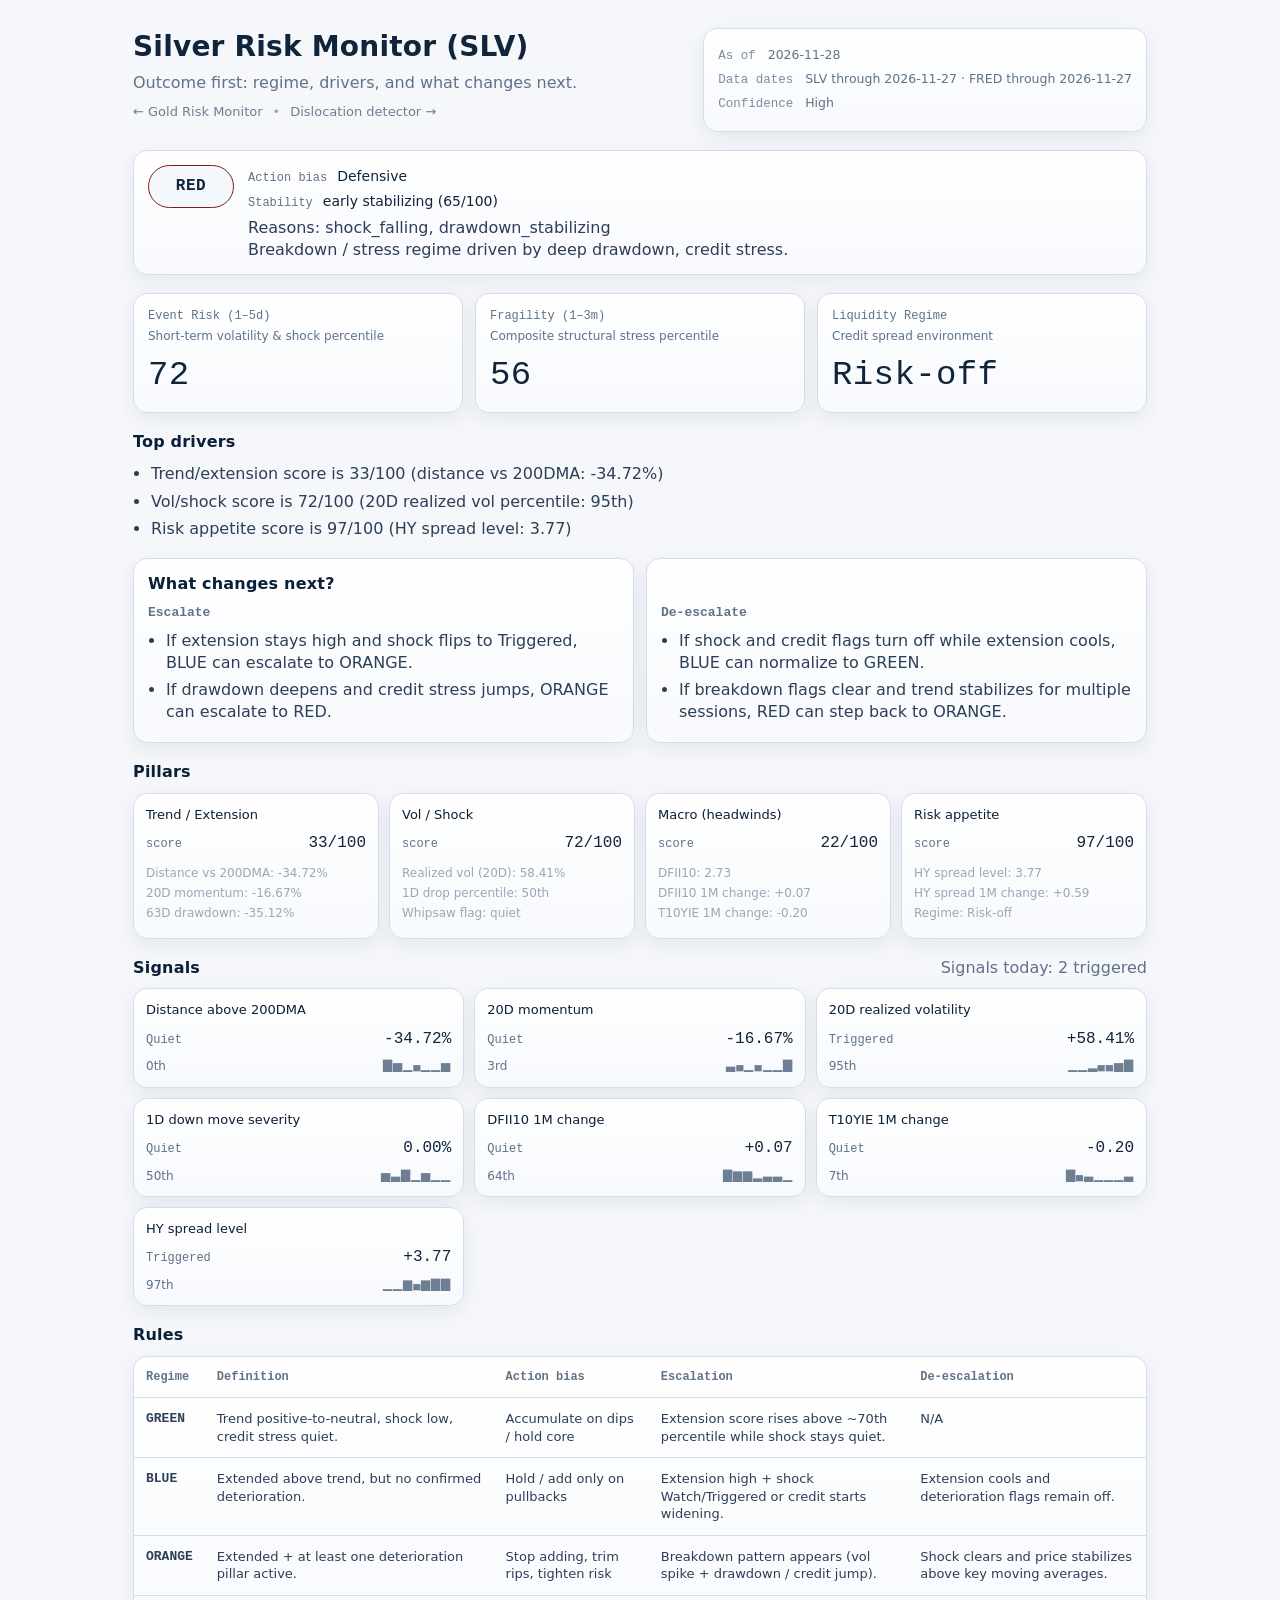
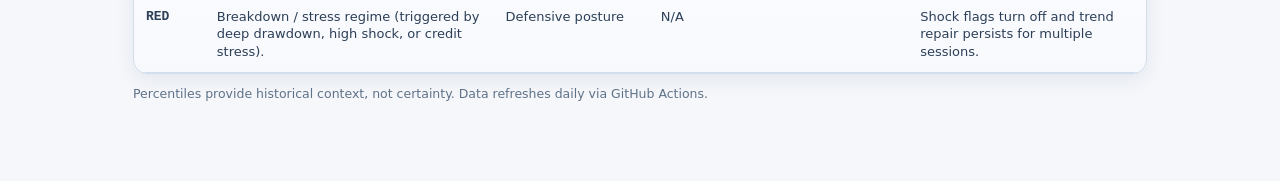
<file: silver/index.html>
<!doctype html>
<html lang="en">
<head>
  <meta charset="utf-8" />
  <meta name="viewport" content="width=device-width,initial-scale=1" />
  <title>Silver Risk Monitor (SLV)</title>
  <link rel="stylesheet" href="./silver.css" />
</head>
<body>
  <main class="wrap">
    <header class="top">
      <div>
        <h1 id="title">Silver Risk Monitor (SLV)</h1>
        <p id="subtitle" class="sub">Outcome first: regime, drivers, and what changes next.</p>
        <nav class="nav">
          <a href="../">← Gold Risk Monitor</a>
          <span class="dot">•</span>
          <a href="../dislocation/">Dislocation detector →</a>
        </nav>
      </div>
      <div class="meta">
        <div><span class="k">As of</span> <span id="as_of">Loading…</span></div>
        <div><span class="k">Data dates</span> <span id="data_dates">Loading…</span></div>
        <div><span class="k">Confidence</span> <span id="confidence">—</span></div>
      </div>
    </header>

    <section class="regime">
      <div class="regime-left">
        <span id="regime_pill" class="pill">—</span>
        <div class="regime-text">
          <div class="row">
            <div class="label">Action bias</div>
            <div id="action_bias" class="value">—</div>
          </div>
          <div class="row">
            <div class="label">Stability</div>
            <div id="stability_state" class="value">—</div>
          </div>
          <div id="stability_reasons" class="desc">Loading stability…</div>
          <div id="regime_desc" class="desc">Loading…</div>
        </div>
      </div>
    </section>

    <section class="tiles">
      <div class="tile">
        <div class="label">Event Risk (1–5d)</div>
        <div class="tile-sub">Short-term volatility &amp; shock percentile</div>
        <div id="event_risk" class="big">—</div>
      </div>
      <div class="tile">
        <div class="label">Fragility (1–3m)</div>
        <div class="tile-sub">Composite structural stress percentile</div>
        <div id="fragility" class="big">—</div>
      </div>
      <div class="tile">
        <div class="label">Liquidity Regime</div>
        <div class="tile-sub">Credit spread environment</div>
        <div id="liq_regime" class="big">—</div>
      </div>
    </section>

    <section class="section">
      <h2>Top drivers</h2>
      <ul id="drivers"><li>Loading…</li></ul>
    </section>

    <section class="section two-col">
      <div class="col">
        <h2>What changes next?</h2>
        <h3>Escalate</h3>
        <ul id="escalate"><li>Loading…</li></ul>
      </div>
      <div class="col">
        <h2 class="ghost">.</h2>
        <h3>De-escalate</h3>
        <ul id="deescalate"><li>Loading…</li></ul>
      </div>
    </section>

    <section class="section">
      <h2>Pillars</h2>
      <div id="pillars" class="grid-4"></div>
    </section>

    <section class="section">
      <div class="section-head">
        <h2>Signals</h2>
        <div id="signal_count" class="muted">Loading…</div>
      </div>
      <div id="signals" class="grid"></div>
    </section>

    <section class="section">
      <h2>Rules</h2>
      <div class="table-wrap">
        <table id="rules">
          <thead>
            <tr>
              <th>Regime</th>
              <th>Definition</th>
              <th>Action bias</th>
              <th>Escalation</th>
              <th>De-escalation</th>
            </tr>
          </thead>
          <tbody></tbody>
        </table>
      </div>
      <p class="foot muted">
        Percentiles provide historical context, not certainty. Data refreshes daily via GitHub Actions.
      </p>
    </section>
  </main>

  <script src="./silver.js"></script>
</body>
</html>
</file>
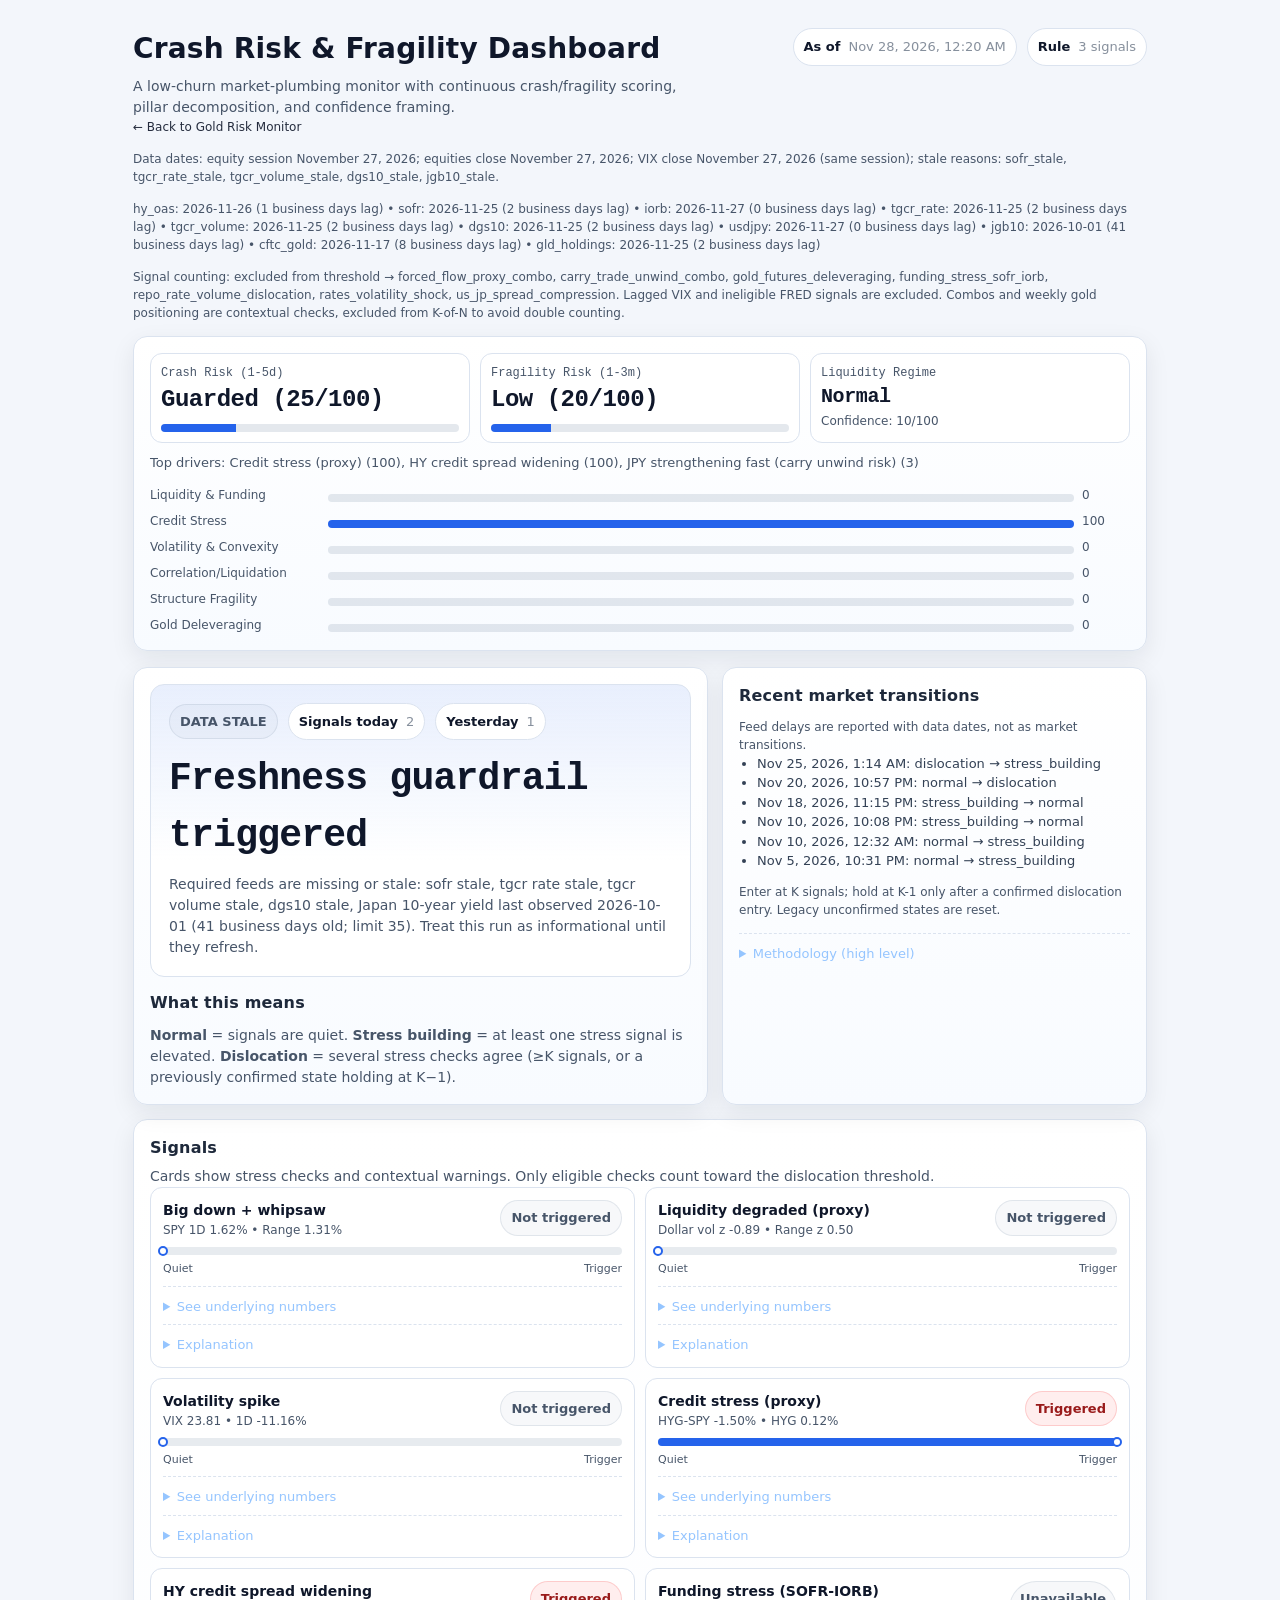
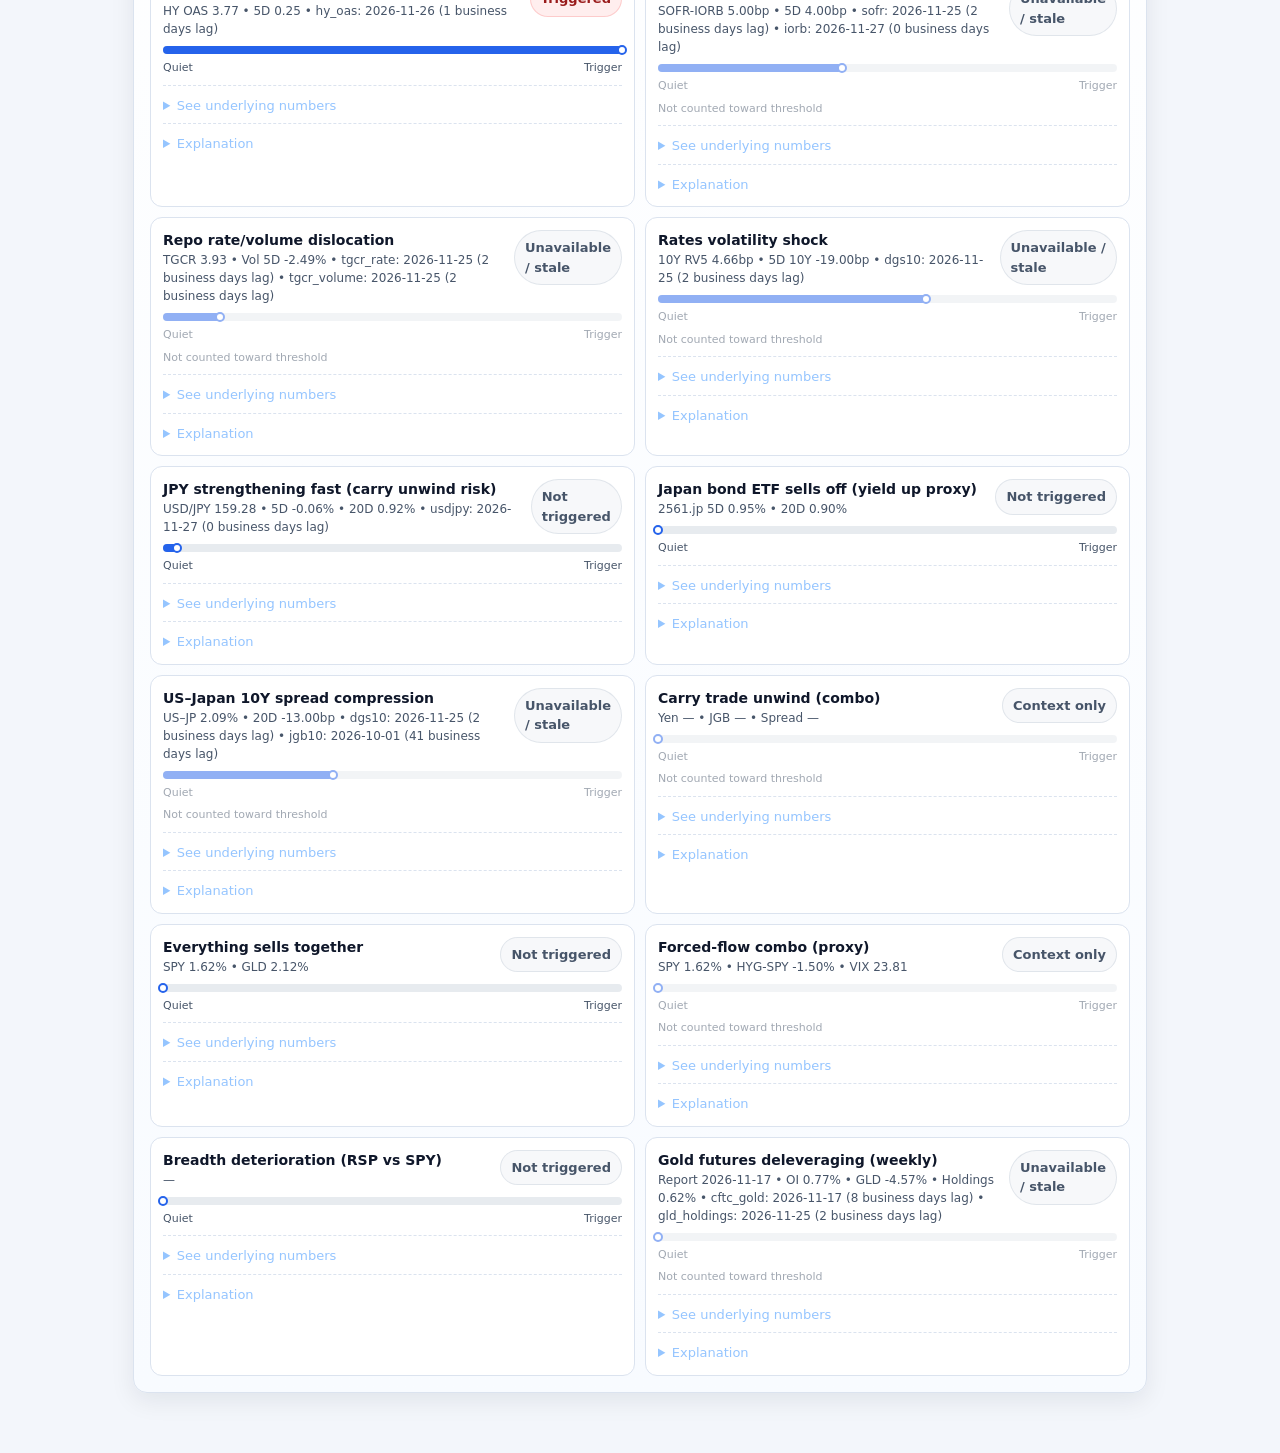
<file: public/dislocation/index.html>
<!doctype html>
<html lang="en">
<head>
  <meta charset="utf-8" />
  <meta name="viewport" content="width=device-width, initial-scale=1" />
  <link rel="icon" href="data:image/svg+xml,<svg xmlns=%22http://www.w3.org/2000/svg%22 viewBox=%220 0 100 100%22><text y=%22.9em%22 font-size=%2290%22>🫨</text></svg>">
  <title>Crash Risk &amp; Fragility Dashboard</title>
  <style>
    :root{
      color-scheme:dark;
      --bg:#0b0d10;
      --panel:#10141a;
      --panel2:#0f1318;
      --text:#e7edf5;
      --muted:#9aa7b6;
      --border:#1b2330;
      --shadow:0 6px 20px rgba(0,0,0,.25);
      --good:#34d399;
      --warn:#fb923c;
      --bad:#f87171;
      --info:#60a5fa;
      --pill-bg:#0d1218;
      --surface:#0d1218;
      --strong-text:#dbe6f4;
      --body-copy:#cfd8e3;
      --status-gradient-top:rgba(96,165,250,.12);
      --status-gradient-bottom:rgba(15,19,24,.6);
      --badge-good-text:#8ce4bb;
      --badge-warn-text:#ffc28f;
      --badge-bad-text:#ffb0b0;
      --r:14px;
      --mono: ui-monospace, SFMono-Regular, Menlo, Monaco, Consolas, "Liberation Mono", "Courier New", monospace;
      --sans: ui-sans-serif, system-ui, -apple-system, Segoe UI, Roboto, Helvetica, Arial;
    }

    @media (prefers-color-scheme: light){
      :root{
        color-scheme:light;
        --bg:#f3f6fb;
        --panel:#fff;
        --panel2:#f8fbff;
        --text:#0f172a;
        --muted:#475569;
        --border:#dbe3ef;
        --shadow:0 8px 24px rgba(15,23,42,.08);
        --good:#166534;
        --warn:#c2410c;
        --bad:#b91c1c;
        --info:#2563eb;
        --pill-bg:#ffffff;
        --surface:#ffffff;
        --strong-text:#1e293b;
        --body-copy:#334155;
        --status-gradient-top:rgba(37,99,235,.1);
        --status-gradient-bottom:rgba(255,255,255,.95);
        --badge-good-text:#166534;
        --badge-warn-text:#9a3412;
        --badge-bad-text:#991b1b;
      }
    }

    *{box-sizing:border-box;}
    body{margin:0;background:var(--bg);color:var(--text);font-family:var(--sans);line-height:1.5;}
    main{max-width:1050px;margin:0 auto;padding:28px 18px 60px;}
    header{display:flex;justify-content:space-between;gap:14px;align-items:flex-start;flex-wrap:wrap;}
    h1{margin:0;font-size:28px;letter-spacing:.2px;}
    .sub{margin:6px 0 0;color:var(--muted);font-size:14px;max-width:64ch;}
    a{color:var(--text);text-decoration:none;opacity:.9;}
    a:hover{opacity:1;text-decoration:underline;}

    .grid{display:grid;gap:14px;margin-top:16px;}
    @media (min-width:900px){.grid{grid-template-columns:1.15fr .85fr;}}

    .card{background:linear-gradient(180deg,var(--panel),var(--panel2));border:1px solid var(--border);border-radius:var(--r);box-shadow:var(--shadow);padding:16px;}
    .card h2{margin:0 0 10px;font-size:16px;color:var(--strong-text);letter-spacing:.2px;}
    .row{display:flex;gap:10px;flex-wrap:wrap;align-items:center;}
    .pill{display:inline-flex;gap:8px;align-items:center;border:1px solid var(--border);background:var(--pill-bg);padding:8px 10px;border-radius:999px;font-size:13px;color:var(--muted);}
    .pill strong{color:var(--text);font-weight:600;}
    .statusBig{display:flex;flex-direction:column;gap:10px;padding:18px;border-radius:var(--r);border:1px solid var(--border);background:linear-gradient(180deg,var(--status-gradient-top),var(--status-gradient-bottom) 60%);}
    .statusLine{display:flex;gap:10px;align-items:center;flex-wrap:wrap;}
    .badge{display:inline-flex;align-items:center;gap:8px;padding:7px 10px;border-radius:999px;font-size:13px;font-weight:600;border:1px solid transparent;}
    .b-good{background:rgba(52,211,153,.12);border-color:rgba(52,211,153,.3);color:var(--badge-good-text);}
    .b-warn{background:rgba(251,146,60,.12);border-color:rgba(251,146,60,.3);color:var(--badge-warn-text);}
    .b-bad{background:rgba(248,113,113,.12);border-color:rgba(248,113,113,.28);color:var(--badge-bad-text);}
    .b-muted{background:rgba(148,163,184,.08);border-color:rgba(148,163,184,.22);color:var(--muted);}

    .bigNumber{font-size:38px;letter-spacing:-.02em;font-weight:700;margin:0;font-family:var(--mono);}
    .help{color:var(--muted);font-size:14px;margin:0;}

    .signalsGrid{display:grid;gap:10px;grid-template-columns:1fr;}
    @media (min-width:650px){.signalsGrid{grid-template-columns:1fr 1fr;}}
    .sig{border:1px solid var(--border);border-radius:12px;padding:12px;background:var(--surface);display:flex;flex-direction:column;gap:8px;}
    .sigTop{display:flex;justify-content:space-between;align-items:flex-start;gap:10px;}
    .sigName{font-weight:650;font-size:14px;margin:0;}
    .sigHint{margin:0;color:var(--muted);font-size:12px;}
    .thermoWrap{display:flex;flex-direction:column;gap:6px;}
    .thermoTrack{position:relative;height:8px;border-radius:999px;background:rgba(148,163,184,.22);overflow:visible;}
    .thermoFill{position:absolute;left:0;top:0;height:100%;border-radius:inherit;background:var(--info);transition:width .2s ease;}
    .thermoMarker{position:absolute;top:50%;width:10px;height:10px;border-radius:999px;background:var(--surface);border:2px solid var(--info);transform:translate(-50%,-50%);transition:left .2s ease;box-sizing:border-box;}
    .thermoLabels{display:flex;justify-content:space-between;color:var(--muted);font-size:11px;}
    .thermoMuted{opacity:.5;}
    .thermoCaption{margin:0;color:var(--muted);font-size:11px;}
    details{border-top:1px dashed var(--border);padding-top:10px;}
    summary{cursor:pointer;color:#95c5ff;font-size:13px;user-select:none;}
    .kv{font-family:var(--mono);font-size:12px;color:var(--muted);white-space:pre-wrap;margin:8px 0 0;}
    .timeline{margin:0;padding-left:18px;color:var(--body-copy);font-size:13px;}
    .tiny{font-size:12px;color:var(--muted);margin:0;}
    .skeleton{opacity:.65;}

    .gaugeGrid{display:grid;gap:10px;grid-template-columns:1fr;}
    @media (min-width:700px){.gaugeGrid{grid-template-columns:repeat(3,minmax(0,1fr));}}
    .gauge{border:1px solid var(--border);border-radius:12px;padding:10px;background:var(--surface);}
    .gauge p{margin:0;}
    .gaugeLabel{font-size:12px;color:var(--muted);font-family:var(--mono);}
    .gaugeValue{font-size:24px;font-weight:700;letter-spacing:-.02em;font-family:var(--mono);}
    .bar{height:8px;background:rgba(148,163,184,.25);border-radius:999px;overflow:hidden;margin-top:6px;}
    .bar>span{display:block;height:100%;background:var(--info);}
    .drivers{margin-top:10px;font-size:13px;color:var(--muted);}
    .pillars{display:grid;gap:8px;margin-top:10px;}
    .pillarRow{display:grid;grid-template-columns:170px 1fr 48px;gap:8px;align-items:center;font-size:12px;color:var(--muted);}
  </style>
</head>

<body>
<main>
  <header>
    <div>
      <h1>Crash Risk &amp; Fragility Dashboard</h1>
      <p class="sub">
        A low-churn market-plumbing monitor with continuous crash/fragility scoring, pillar decomposition, and confidence framing.
      </p>
      <p class="tiny"><a href="https://w1k5.github.io/gold-crash/">← Back to Gold Risk Monitor</a></p>
    </div>
    <div class="row">
      <span class="pill"><strong id="asof">As of</strong> <span id="asofVal" class="skeleton">Loading…</span></span>
      <span class="pill"><strong>Rule</strong> <span id="ruleVal" class="skeleton">Loading…</span></span>
    </div>
    <p class="tiny" id="dataDatesVal">Data dates: Loading…</p>
    <p class="tiny" id="feedDatesVal"></p>
    <p class="tiny" id="countingVal">Signal counting: Loading…</p>
  </header>


  <section class="card" style="margin-top:14px;">
    <div class="gaugeGrid">
      <div class="gauge">
        <p class="gaugeLabel">Crash Risk (1-5d)</p>
        <p id="crashRiskVal" class="gaugeValue">—</p>
        <div class="bar"><span id="crashRiskBar" style="width:0%"></span></div>
      </div>
      <div class="gauge">
        <p class="gaugeLabel">Fragility Risk (1-3m)</p>
        <p id="fragilityVal" class="gaugeValue">—</p>
        <div class="bar"><span id="fragilityBar" style="width:0%"></span></div>
      </div>
      <div class="gauge">
        <p class="gaugeLabel">Liquidity Regime</p>
        <p id="liquidityVal" class="gaugeValue" style="font-size:20px;">—</p>
        <p class="tiny">Confidence: <span id="confidenceVal">—</span></p>
      </div>
    </div>
    <p class="drivers" id="driversVal">Top drivers: loading…</p>
    <div class="pillars" id="pillarsVal"></div>
  </section>

  <div class="grid">
    <section class="card">
      <div class="statusBig">
        <div class="statusLine">
          <span id="statusBadge" class="badge b-muted">Loading…</span>
          <span class="pill"><strong>Signals today</strong> <span id="countVal" class="skeleton">—</span></span>
          <span class="pill"><strong>Yesterday</strong> <span id="yCountVal" class="skeleton">—</span></span>
        </div>
        <p class="bigNumber" id="statusHeadline">—</p>
        <p class="help" id="statusExplain" class="skeleton">
          Loading status…
        </p>
      </div>

      <div style="margin-top:14px;">
        <h2>What this means</h2>
        <p class="help" style="margin:0;">
          <strong>Normal</strong> = signals are quiet. <strong>Stress building</strong> = at least one stress signal is elevated.
          <strong>Dislocation</strong> = several stress checks agree (≥K signals, or a previously confirmed state holding at K−1).
        </p>
      </div>
    </section>

    <section class="card">
      <h2>Recent market transitions</h2>
      <p class="tiny">Feed delays are reported with data dates, not as market transitions.</p>
      <ul id="transitions" class="timeline">
        <li class="skeleton">Loading…</li>
      </ul>
      <p class="tiny" id="persistenceNote" style="margin-top:12px;"></p>

      <details style="margin-top:14px;">
        <summary>Methodology (high level)</summary>
        <p class="help" style="margin-top:10px;">
          This page shows outcomes. The detector uses daily market data (e.g., SPY/HYG/GLD/VIX proxies) and checks for
          dislocation-style patterns: “big down + whipsaw”, “vol spike”, “credit stress”, “everything sells together”, etc.
        </p>
        <p class="help">
          If you want implementation details, link out to the repo or keep the script on a separate /method page—don’t put it on the dashboard.
        </p>
      </details>
    </section>
  </div>

  <section class="card" style="margin-top:14px;">
    <h2>Signals</h2>
    <p class="help" style="margin-top:-4px;">
      Cards show stress checks and contextual warnings. Only eligible checks count toward the dislocation threshold.
    </p>
    <div id="signals" class="signalsGrid">
      <div class="sig skeleton"><p class="sigName">Loading…</p><p class="sigHint">—</p></div>
      <div class="sig skeleton"><p class="sigName">Loading…</p><p class="sigHint">—</p></div>
    </div>
  </section>

</main>

<script>
  // ---- Helpers
  const fmtPct = (x) => (typeof x === 'number' && isFinite(x)) ? `${x.toFixed(2)}%` : '—';
  const fmtNum = (x) => (typeof x === 'number' && isFinite(x)) ? `${x.toFixed(2)}` : '—';
  const clamp01 = (x) => Math.max(0, Math.min(1, Number.isFinite(x) ? x : 0));
  const thermometerScore = (signal) => {
    const details = signal.details || {};
    const raw = Number(details.score_0_1);
    const base = Number.isFinite(raw) ? raw : (signal.triggered ? 1 : 0);
    return signal.triggered ? 1 : clamp01(base);
  };
  const marginText = (details) => {
    const margin = details?.margin;
    if (!Number.isFinite(margin)) return '';
    const unit = details?.margin_unit || '';
    if (margin >= 0) return `${Math.abs(margin).toFixed(2)}${unit} past trigger`;
    return `${Math.abs(margin).toFixed(2)}${unit} from trigger`;
  };

  const prettyName = (name) => {
    const map = {
      big_down_and_whipsaw: "Big down + whipsaw",
      liquidity_degraded_proxy: "Liquidity degraded (proxy)",
      volatility_spike: "Volatility spike",
      credit_stress_proxy: "Credit stress (proxy)",
      credit_spread_widening_fred: "HY credit spread widening",
      funding_stress_sofr_iorb: "Funding stress (SOFR-IORB)",
      repo_rate_volume_dislocation: "Repo rate/volume dislocation",
      rates_volatility_shock: "Rates volatility shock",
      everything_sells_together: "Everything sells together",
      forced_flow_proxy_combo: "Forced-flow combo (proxy)",
      yen_strengthening_fast: "JPY strengthening fast (carry unwind risk)",
      jgb_price_drop_fast: "Japan bond ETF sells off (yield up proxy)",
      us_jp_spread_compression: "US–Japan 10Y spread compression",
      carry_trade_unwind_combo: "Carry trade unwind (combo)",
      gold_futures_deleveraging: "Gold futures deleveraging (weekly)",
      breadth_deterioration_rsp_spy: "Breadth deterioration (RSP vs SPY)"
    };
    return map[name] || name.replaceAll('_',' ');
  };

  const tooltipText = (name) => {
    const map = {
      gold_futures_deleveraging: "Falling COMEX open interest, managed-money net length, and GLD price over the same CFTC reporting interval. Rising GLD holdings highlight ETF buying versus futures selling. Weekly positioning is context and does not prove forced liquidation.",
      big_down_and_whipsaw: "Checks for sharp market losses combined with unusually violent intraday swings, a common sign of forced selling in thin liquidity.",
      liquidity_degraded_proxy: "Looks for outsized price moves relative to trading activity, suggesting markets may struggle to absorb trades smoothly.",
      volatility_spike: "Flags sudden jumps in implied volatility, which often accompany margin stress and rapid repositioning by leveraged players.",
      credit_stress_proxy: "Monitors whether high-yield bonds are underperforming equities, an early warning that risk tolerance and funding conditions are tightening.",
      credit_spread_widening_fred: "Detects widening junk-bond spreads, indicating investors are demanding more compensation for credit risk.",
      funding_stress_sofr_iorb: "Checks for unusual strains in overnight funding markets, where disruptions can signal balance-sheet or collateral pressure.",
      repo_rate_volume_dislocation: "Watches for abnormal repo rates or volumes that may reflect stress in the system’s primary financing channel.",
      rates_volatility_shock: "Tracks sudden increases in Treasury yield volatility, which can force deleveraging across markets due to rising margin requirements.",
      everything_sells_together: "Flags moments when typically diversifying assets fall together, a hallmark of liquidity-driven, indiscriminate selling.",
      forced_flow_proxy_combo: "Combines equity stress, credit weakness, and volatility pressure to confirm margin-driven or forced liquidation dynamics.",
      yen_strengthening_fast: "Flags rapid yen strengthening (USD/JPY falling), a classic signature of carry-trade unwinds and position deleveraging.",
      jgb_price_drop_fast: "Uses a daily-traded JGB ETF price selloff as a proxy for a fast rise in Japan rates (bond prices down = yields up).",
      us_jp_spread_compression: "Checks for rapid narrowing in the US–Japan 10Y yield gap, reducing carry profitability and increasing unwind pressure.",
      carry_trade_unwind_combo: "Confirms carry-trade unwind risk when yen strengthening aligns with either a Japan yield spike or spread compression (2-of-3 confirmation)."
    };
    return map[name] || '';
  };

  const hint = (signal) => {
    const d = signal.details || {};
    switch(signal.name){
      case "big_down_and_whipsaw":
        return `SPY 1D ${fmtPct(d.spy_1d_return_pct)} • Range ${fmtPct(d.spy_intraday_range_pct)}`;
      case "liquidity_degraded_proxy":
        return `Dollar vol z ${fmtNum(d.spy_dollar_volume_z)} • Range z ${fmtNum(d.spy_range_z)}`;
      case "volatility_spike":
        if (d.note) return d.note;
        return `VIX ${fmtNum(d.vix_level)} • 1D ${fmtPct(d.vix_1d_change_pct)}`;
      case "credit_stress_proxy":
        return `HYG-SPY ${fmtPct(d.hyg_minus_spy_pct)} • HYG ${fmtPct(d.hyg_1d_return_pct)}`;
      case "gold_futures_deleveraging":
        if (!d.available) return d.note;
        return `Report ${d.report_date} • OI ${fmtPct(d.open_interest_change_pct)} • GLD ${fmtPct(d.gld_report_interval_return_pct)} • Holdings ${fmtPct(d.gld_holdings_report_interval_change_pct)}${d.etf_buying_vs_futures_selling ? " • ETF buying / futures selling" : ""}`;
      case "credit_spread_widening_fred":
        return `HY OAS ${fmtNum(d.hy_oas_level)} • 5D ${fmtNum(d.hy_oas_5d_change)}`;
      case "funding_stress_sofr_iorb":
        return `SOFR-IORB ${fmtNum(d.sofr_iorb_spread_bp)}bp • 5D ${fmtNum(d.sofr_iorb_spread_5d_bp)}bp`;
      case "repo_rate_volume_dislocation":
        return `TGCR ${fmtNum(d.tgcr_rate)} • Vol 5D ${fmtPct(d.tgcr_volume_5d_change_pct)}`;
      case "rates_volatility_shock":
        return `10Y RV5 ${fmtNum(d.dgs10_rv5_bp)}bp • 5D 10Y ${fmtNum(d.dgs10_5d_change_bp)}bp`;
      case "everything_sells_together":
        return `SPY ${fmtPct(d.spy_1d_return_pct)} • GLD ${fmtPct(d.gld_1d_return_pct)}`;
      case "forced_flow_proxy_combo":
        if (d.note) return d.note;
        return `SPY ${fmtPct(d.spy_1d_return_pct)} • HYG-SPY ${fmtPct(d.hyg_minus_spy_pct)} • VIX ${fmtNum(d.vix_level)}`;
      case "yen_strengthening_fast":
        if (d.note) return d.note;
        return `USD/JPY ${fmtNum(d.usdjpy)} • 5D ${fmtPct(d.usdjpy_5d_change_pct)} • 20D ${fmtPct(d.usdjpy_20d_change_pct)}`;
      case "jgb_price_drop_fast":
        if (d.note) return d.note;
        return `2561.jp 5D ${fmtPct(d.jgb_etf_5d_return_pct)} • 20D ${fmtPct(d.jgb_etf_20d_return_pct)}`;
      case "us_jp_spread_compression":
        if (d.note) return d.note;
        return `US–JP ${fmtNum(d.us_jp_10y_spread_pct)}% • 20D ${fmtNum(d.us_jp_10y_spread_20d_change_bp)}bp`;
      case "carry_trade_unwind_combo":
        return `Yen ${d.yen_strengthening_fast ? '\u2713' : '\u2014'} • JGB ${d.jgb_price_drop_fast ? '\u2713' : '\u2014'} • Spread ${d.us_jp_spread_compression ? '\u2713' : '\u2014'}`;
      default:
        return "—";
    }
  };

  const formatLocalDateTime = (value) => {
    if (!value) {
      return 'unknown';
    }
    const date = new Date(value);
    if (Number.isNaN(date.getTime())) {
      return value;
    }
    try {
      return new Intl.DateTimeFormat(undefined, {
        dateStyle: 'medium',
        timeStyle: 'short',
      }).format(date);
    } catch (_) {
      return date.toLocaleString();
    }
  };

  const formatLocalDate = (value) => {
    if (!value) {
      return 'unknown';
    }
    const date = new Date(value);
    if (Number.isNaN(date.getTime())) {
      return value;
    }
    try {
      return new Intl.DateTimeFormat(undefined, {
        month: 'long',
        day: 'numeric',
        year: 'numeric',
      }).format(date);
    } catch (_) {
      return date.toLocaleDateString();
    }
  };

  const bucketLabel = (score) => {
    if (!Number.isFinite(score)) return '—';
    if (score < 25) return 'Low';
    if (score < 50) return 'Guarded';
    if (score < 70) return 'Elevated';
    if (score < 85) return 'High';
    return 'Acute';
  };

  const renderDashboard = (data) => {
    const d = data.dashboard || {};
    const crash = Number(d.crash_risk_score_1_5d);
    const frag = Number(d.fragility_score_1_3m);
    const conf = Number(d.confidence_score);
    document.getElementById('crashRiskVal').textContent = Number.isFinite(crash) ? `${bucketLabel(crash)} (${crash.toFixed(0)}/100)` : '—';
    document.getElementById('fragilityVal').textContent = Number.isFinite(frag) ? `${bucketLabel(frag)} (${frag.toFixed(0)}/100)` : '—';
    document.getElementById('liquidityVal').textContent = d.liquidity_regime_label || '—';
    document.getElementById('confidenceVal').textContent = Number.isFinite(conf) ? `${conf.toFixed(0)}/100` : '—';
    document.getElementById('crashRiskBar').style.width = `${Math.max(0, Math.min(100, Number.isFinite(crash) ? crash : 0))}%`;
    document.getElementById('fragilityBar').style.width = `${Math.max(0, Math.min(100, Number.isFinite(frag) ? frag : 0))}%`;

    const drivers = Array.isArray(d.top_drivers) ? d.top_drivers : [];
    document.getElementById('driversVal').textContent = drivers.length
      ? `Top drivers: ${drivers.map(x => `${prettyName(x.name)} (${(x.severity_0_100 || 0).toFixed(0)})`).join(', ')}`
      : 'Top drivers: unavailable';

    const pillars = d.pillar_scores || {};
    const pillarOrder = [
      ['liquidity_funding', 'Liquidity & Funding'],
      ['credit_stress', 'Credit Stress'],
      ['volatility_convexity', 'Volatility & Convexity'],
      ['correlation_liquidation', 'Correlation/Liquidation'],
      ['structure_fragility', 'Structure Fragility'],
      ['gold_deleveraging', 'Gold Deleveraging'],
    ];
    const root = document.getElementById('pillarsVal');
    root.innerHTML = '';
    pillarOrder.forEach(([key, label]) => {
      const score = Number(pillars[key]);
      const row = document.createElement('div');
      row.className = 'pillarRow';
      row.innerHTML = `<span>${label}</span><div class="bar"><span style="width:${Math.max(0, Math.min(100, Number.isFinite(score) ? score : 0))}%"></span></div><span>${Number.isFinite(score) ? score.toFixed(0) : '—'}</span>`;
      root.appendChild(row);
    });
  };

  const setStatus = (data) => {
    const badge = document.getElementById('statusBadge');
    const headline = document.getElementById('statusHeadline');
    const explain = document.getElementById('statusExplain');

    const count = data.signals_triggered_count ?? 0;
    const k = data.rule?.k_required ?? 3;
    const staleReasons = data.data_dates?.stale_reasons || [];
    const feedNote = staleReasons.map(reason => {
      if (reason === 'jgb10_stale') {
        const q = data.data_dates?.fred_inputs?.jgb10 || {};
        return `Japan 10-year yield last observed ${q.source_date || 'unknown'} (${q.stale_days ?? '?'} business days old; limit ${q.lag_tolerance_bdays ?? '?'})`;
      }
      return reason.replaceAll('_', ' ');
    }).join(', ');
    const limitedNote = feedNote ? ` Some checks are excluded: ${feedNote}.` : '';

    if (data.status === "data_stale"){
      badge.className = "badge b-muted";
      badge.textContent = "DATA STALE";
      headline.textContent = "Freshness guardrail triggered";
      explain.textContent = `Required feeds are missing or stale${feedNote ? `: ${feedNote}` : ''}. Treat this run as informational until they refresh.`;
      return;
    }
    if (data.status === "dislocation" || data.dislocation === true){
      badge.className = "badge b-bad";
      badge.textContent = "DISLOCATION";
      headline.textContent = "Multiple stress checks agree";
      explain.textContent = data.persistence_applied
        ? `A previously confirmed dislocation is holding with ${count}/${k} signals active.`
        : `${count}/${k} eligible stress signals are active. This is a stress classification, not confirmation of a liquidity crisis.`;
      explain.textContent += limitedNote;
      return;
    }
    if (data.watch === true || data.status === "stress_building" || count >= 1){
      badge.className = "badge b-warn";
      badge.textContent = "STRESS BUILDING";
      headline.textContent = "Stress building";
      explain.textContent = `At least one stress signal is elevated (${count}/${k}). Not a dislocation yet—this is an early-warning “pay attention” state.${limitedNote}`;
      return;
    }
    badge.className = feedNote ? "badge b-warn" : "badge b-good";
    badge.textContent = feedNote ? "NORMAL · LIMITED DATA" : "NORMAL";
    headline.textContent = feedNote ? "No active stress signals in available checks" : "Conditions look normal";
    explain.textContent = feedNote
      ? `0/${k} eligible stress signals. ${limitedNote.trim()}`
      : `0/${k} dislocation signals. Liquidity/vol/credit relationships look typical today.`;
  };

  const renderSignals = (data) => {
    const root = document.getElementById('signals');
    root.innerHTML = '';

    const signals = Array.isArray(data.signals) ? data.signals : [];
    const excluded = Array.isArray(data.signal_counting?.excluded_from_threshold)
      ? data.signal_counting.excluded_from_threshold
      : [];
    const excludedSet = new Set(excluded.filter(Boolean));

    signals.forEach(s => {
      const card = document.createElement('div');
      card.className = 'sig';
      const tooltip = tooltipText(s.name);

      const top = document.createElement('div');
      top.className = 'sigTop';

      const left = document.createElement('div');
      const name = document.createElement('p');
      name.className = 'sigName';
      name.textContent = prettyName(s.name);
      left.appendChild(name);
      const small = document.createElement('p');
      small.className = 'sigHint';
      const sources = Object.entries(s.details?.source_inputs || {}).map(([key, q]) =>
        `${key}: ${q.source_date || 'unavailable'}${q.stale_days == null ? '' : ` (${q.stale_days} business days lag)`}`);
      small.textContent = [hint(s), ...sources].join(' • ');
      left.appendChild(small);

      const b = document.createElement('span');
      const counted = s.details?.counted_toward_threshold ?? !excludedSet.has(s.name);
      if (!counted) {
        b.className = 'badge b-muted';
        b.textContent = s.details?.eligible === false ? 'Unavailable / stale' : (s.triggered ? 'Warning (context)' : 'Context only');
      } else {
        b.className = `badge ${s.triggered ? 'b-bad' : 'b-muted'}`;
        b.textContent = s.triggered ? 'Triggered' : 'Not triggered';
      }

      top.appendChild(left);
      top.appendChild(b);

      const thermoWrap = document.createElement('div');
      thermoWrap.className = `thermoWrap ${counted ? '' : 'thermoMuted'}`;
      const score = thermometerScore(s);
      const pct = clamp01(score) * 100;

      const track = document.createElement('div');
      track.className = 'thermoTrack';

      const fill = document.createElement('div');
      fill.className = 'thermoFill';
      fill.style.width = `${pct}%`;

      const marker = document.createElement('div');
      marker.className = 'thermoMarker';
      marker.style.left = `${pct}%`;
      const markerTitle = marginText(s.details || {});
      marker.title = markerTitle || `${pct.toFixed(0)}% to trigger`;

      const labels = document.createElement('div');
      labels.className = 'thermoLabels';
      labels.innerHTML = '<span>Quiet</span><span>Trigger</span>';

      track.appendChild(fill);
      track.appendChild(marker);
      thermoWrap.appendChild(track);
      thermoWrap.appendChild(labels);

      if (!counted) {
        const caption = document.createElement('p');
        caption.className = 'thermoCaption';
        caption.textContent = 'Not counted toward threshold';
        thermoWrap.appendChild(caption);
      }

      const details = document.createElement('details');
      const summary = document.createElement('summary');
      summary.textContent = 'See underlying numbers';
      const kv = document.createElement('div');
      kv.className = 'kv';
      kv.textContent = JSON.stringify(s.details || {}, null, 2);

      const explanationDetails = document.createElement('details');
      const explanationSummary = document.createElement('summary');
      explanationSummary.textContent = 'Explanation';
      const explanation = document.createElement('p');
      explanation.className = 'help';
      explanation.style.margin = '8px 0 0';
      explanation.textContent = tooltip || 'No explanation available.';

      details.appendChild(summary);
      details.appendChild(kv);
      explanationDetails.appendChild(explanationSummary);
      explanationDetails.appendChild(explanation);

      card.appendChild(top);
      card.appendChild(thermoWrap);
      card.appendChild(details);
      card.appendChild(explanationDetails);
      root.appendChild(card);
    });

    if (signals.length === 0){
      const empty = document.createElement('p');
      empty.className = 'help';
      empty.textContent = 'No signal data available.';
      root.appendChild(empty);
    }
  };

  const marketTransitions = transitions => transitions.filter(t => t.from !== 'data_stale' && t.to !== 'data_stale');
  const renderTransitions = (data) => {
    const ul = document.getElementById('transitions');
    ul.innerHTML = '';
    const transitions = marketTransitions(Array.isArray(data.transitions) ? data.transitions : []);
    if (transitions.length === 0){
      const li = document.createElement('li');
      li.textContent = 'No recent transitions logged.';
      ul.appendChild(li);
      return;
    }
    transitions.slice(-6).reverse().forEach(t => {
      const li = document.createElement('li');
      li.textContent = `${formatLocalDateTime(t.timestamp_utc)}: ${t.from} → ${t.to}`;
      ul.appendChild(li);
    });
  };

  const robustJsonUrl = () => {
    // Works whether you’re at /gold-crash/dislocation/ or elsewhere.
    // Prefer the parent (site root) dislocation.json to avoid 404s in /dislocation/.
    const here = new URL(window.location.href);
    const tryParent = new URL('../dislocation.json', here).toString();
    const trySameFolder = new URL('dislocation.json', here).toString();
    return { tryParent, trySameFolder };
  };

  async function load(){
    const { trySameFolder, tryParent } = robustJsonUrl();

    let data = null;
    try {
      const r1 = await fetch(tryParent, { cache: "no-store" });
      if (r1.ok) data = await r1.json();
    } catch (e) {}

    if (!data){
      const r2 = await fetch(trySameFolder, { cache: "no-store" });
      if (!r2.ok) throw new Error('Failed to load dislocation.json');
      data = await r2.json();
    }

    document.getElementById('asofVal').textContent = formatLocalDateTime(data.asof_utc);
    document.getElementById('ruleVal').textContent = `${data.rule?.k_required ?? 3} signals`;
    document.getElementById('countVal').textContent = `${data.signals_triggered_count ?? 0}`;
    document.getElementById('yCountVal').textContent = `${data.signals_triggered_count_yesterday ?? 0}`;
    const dataDates = data.data_dates || {};
    const sessionDate = formatLocalDate(dataDates.equity_session_date);
    const equitiesDate = formatLocalDate(dataDates.equities_close_utc);
    const vixDate = formatLocalDate(dataDates.vix_close_utc);
    const vixStale = dataDates.vix_stale_days;
    const staleReasons = Array.isArray(dataDates.stale_reasons) && dataDates.stale_reasons.length
      ? `; stale reasons: ${dataDates.stale_reasons.join(', ')}`
      : '';
    let staleNote = 'staleness unknown';
    if (typeof vixStale === 'number' && isFinite(vixStale)) {
      staleNote = vixStale === 0 ? 'same session' : `${vixStale} day${vixStale === 1 ? '' : 's'} stale`;
    }
    document.getElementById('dataDatesVal').textContent =
      `Data dates: equity session ${sessionDate}; equities close ${equitiesDate}; VIX close ${vixDate} (${staleNote})${staleReasons}.`;

    const inputs = {...(dataDates.fred_inputs || {}), ...(dataDates.gold_inputs || {})};
    document.getElementById('feedDatesVal').textContent = Object.entries(inputs).map(([key, q]) =>
      `${key}: ${q.source_date || 'unavailable'}${q.stale_days == null ? '' : ` (${q.stale_days} business days lag)`}`
    ).join(' • ');

    const excluded = Array.isArray(data.signal_counting?.excluded_from_threshold)
      ? data.signal_counting.excluded_from_threshold.filter(Boolean)
      : [];
    const countNote = data.signal_counting?.notes || '';
    document.getElementById('countingVal').textContent = excluded.length
      ? `Signal counting: excluded from threshold → ${excluded.join(', ')}. ${countNote}`
      : 'Signal counting: all standard signals included in threshold counting.';

    const p = data.rule?.persistence;
    const pEl = document.getElementById('persistenceNote');
    if (p?.enabled){
      pEl.textContent = p.description || 'Persistence requires a previously confirmed dislocation.';
    } else {
      pEl.textContent = '';
    }

    renderDashboard(data);
    setStatus(data);
    renderSignals(data);
    renderTransitions(data);
  }

  load().catch(() => {
    document.getElementById('statusBadge').className = "badge b-muted";
    document.getElementById('statusBadge').textContent = "ERROR";
    document.getElementById('statusHeadline').textContent = "Couldn’t load data";
    document.getElementById('statusExplain').textContent = "dislocation.json failed to load. Check path and GitHub Pages publishing.";
    document.getElementById('signals').innerHTML = '<p class="help">Signal details unavailable.</p>';
    document.getElementById('transitions').innerHTML = '<li>Transition details unavailable.</li>';
    document.getElementById('dataDatesVal').textContent = 'Data dates: unavailable.';
    document.getElementById('countingVal').textContent = 'Signal counting: unavailable.';
  });
</script>
</body>
</html>
</file>
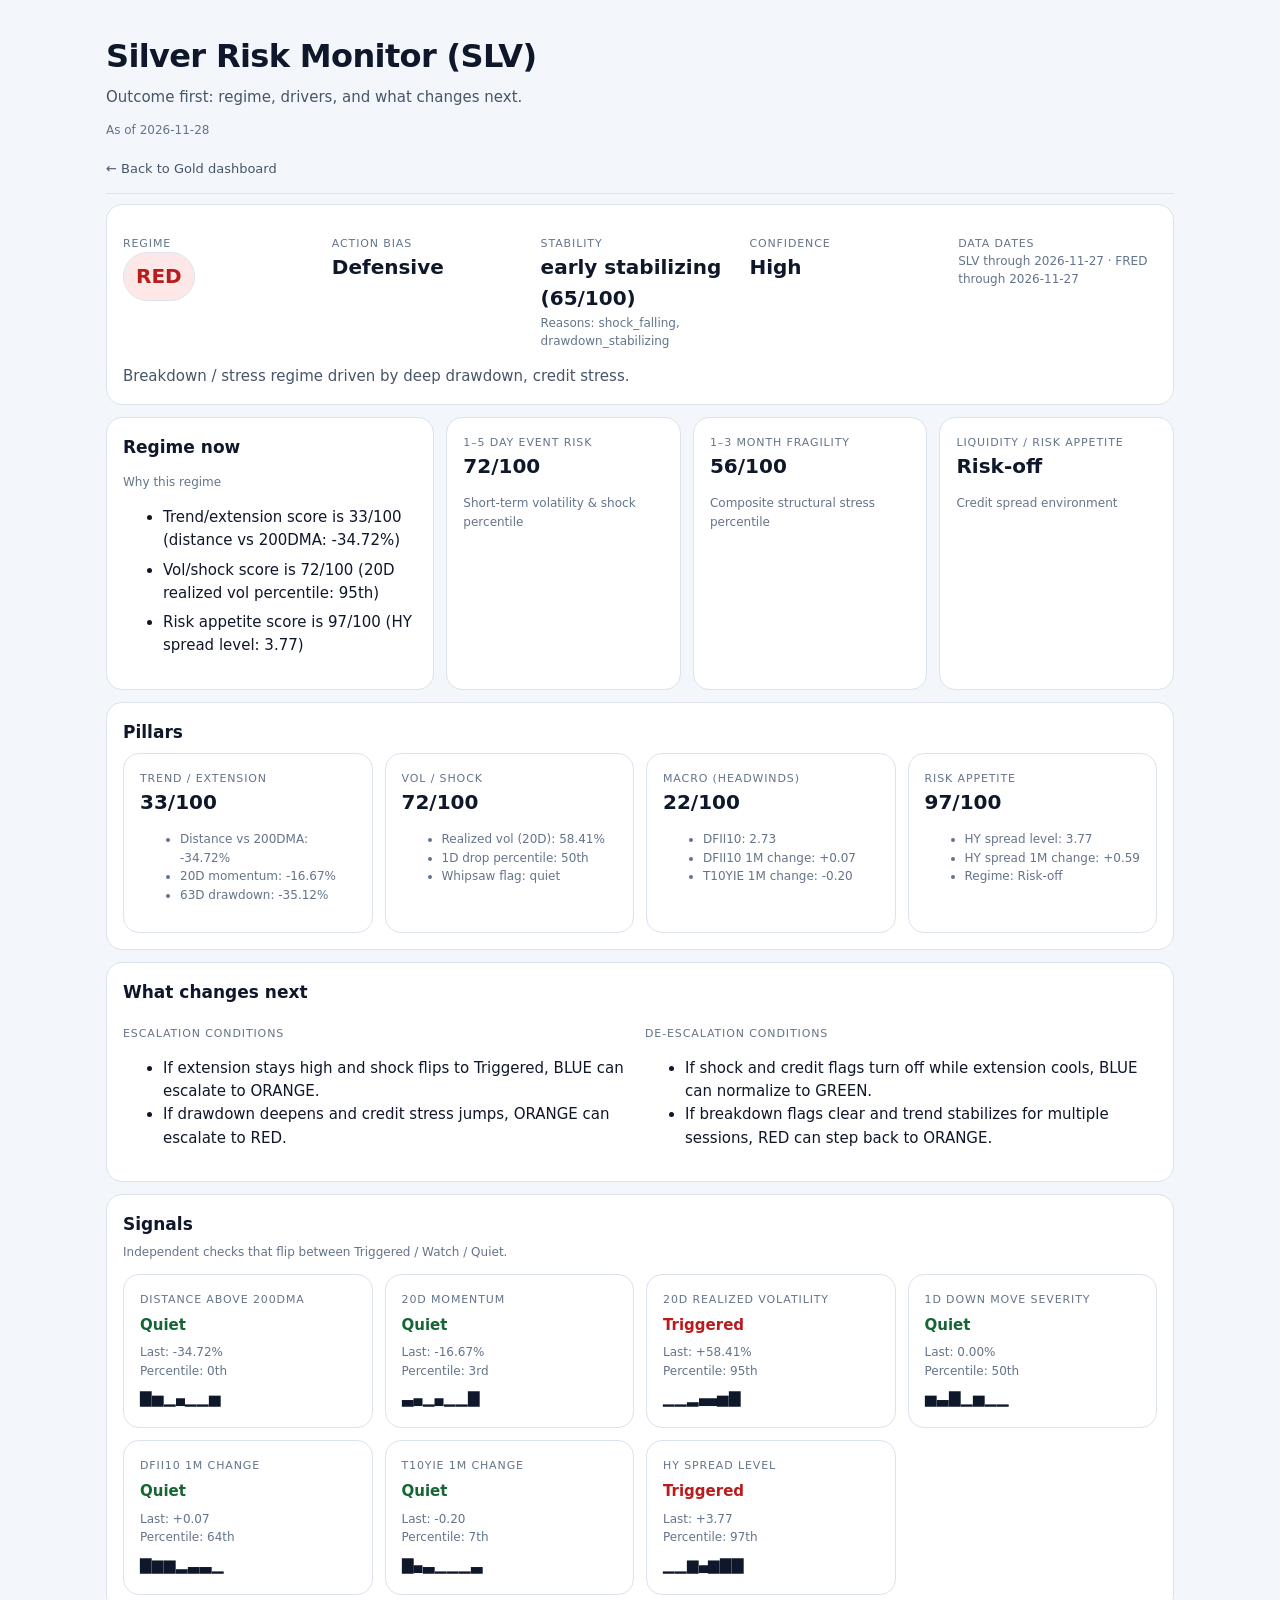
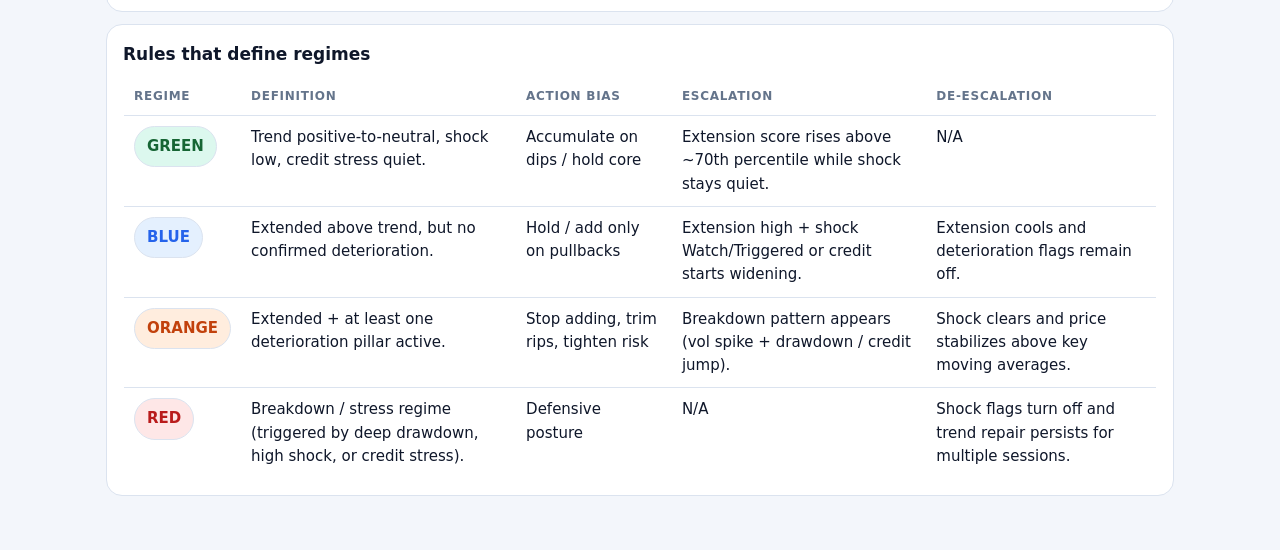
<file: public/silver/index.html>
<!doctype html>
<html lang="en">
<head>
  <meta charset="utf-8">
  <meta name="viewport" content="width=device-width, initial-scale=1">
  <title>Silver Risk Monitor</title>
  <style>
    :root {
      color-scheme: light dark;
      --bg:#0b0f14;--panel:rgba(255,255,255,.06);--panel-soft:rgba(255,255,255,.03);--border:rgba(255,255,255,.12);
      --text:rgba(255,255,255,.92);--muted:rgba(255,255,255,.68);--muted2:rgba(255,255,255,.52);
      --green:#34d399;--blue:#60a5fa;--orange:#fb923c;--red:#f87171;--radius:16px;--max:1100px;
    }
    @media (prefers-color-scheme: light){:root{--bg:#f3f6fb;--panel:#fff;--panel-soft:#fff;--border:#dbe3ef;--text:#0f172a;--muted:#475569;--muted2:#64748b;--green:#166534;--blue:#2563eb;--orange:#c2410c;--red:#b91c1c;}}
    *{box-sizing:border-box} body{margin:0;background:var(--bg);color:var(--text);font:400 15px/1.55 system-ui,-apple-system,Segoe UI,Roboto,sans-serif}
    main{max-width:var(--max);margin:0 auto;padding:22px 16px 54px}.card{border:1px solid var(--border);border-radius:var(--radius);padding:16px;background:linear-gradient(180deg,var(--panel),var(--panel-soft))}
    .top{position:sticky;top:0;z-index:10;background:color-mix(in oklab,var(--bg) 88%,transparent);backdrop-filter:blur(8px);padding:10px 0 12px;margin-bottom:10px;border-bottom:1px solid var(--border)}
    h1{margin:0;font-size:clamp(24px,3vw,32px);letter-spacing:-.02em} h2{margin:0 0 8px;font-size:17px} .subtitle{margin:4px 0 0;color:var(--muted)} .tiny{font-size:12px;color:var(--muted2)} .top-link{display:inline-block;margin-top:8px;color:var(--muted);font-size:13px;text-decoration:none}.top-link:hover{text-decoration:underline}
    .status-strip{display:grid;gap:10px;grid-template-columns:repeat(auto-fit,minmax(160px,1fr));margin:14px 0}
    .k{font-size:11px;text-transform:uppercase;letter-spacing:.08em;color:var(--muted2)} .v{font-size:20px;font-weight:700}
    .badge{display:inline-block;padding:8px 12px;border-radius:999px;font-weight:800;border:1px solid var(--border)}
    .GREEN{color:var(--green);background:rgba(52,211,153,.17)} .BLUE{color:var(--blue);background:rgba(96,165,250,.17)} .ORANGE{color:var(--orange);background:rgba(251,146,60,.17)} .RED{color:var(--red);background:rgba(248,113,113,.17)}
    .grid{display:grid;gap:12px}.now{grid-template-columns:1.4fr repeat(3,1fr)} .pillars{grid-template-columns:repeat(auto-fit,minmax(220px,1fr))}
    .signals{grid-template-columns:repeat(auto-fit,minmax(220px,1fr))}
    .drivers li{margin:6px 0}.two-col{display:grid;gap:10px;grid-template-columns:repeat(auto-fit,minmax(250px,1fr))}
    .sig-state{font-weight:700}.sig-Triggered{color:var(--red)}.sig-Watch{color:var(--orange)}.sig-Quiet{color:var(--green)}
    table{width:100%;border-collapse:collapse;border:1px solid var(--border);border-radius:12px;overflow:hidden} th,td{padding:10px;border-bottom:1px solid var(--border);text-align:left;vertical-align:top} th{font-size:12px;color:var(--muted2);text-transform:uppercase;letter-spacing:.06em}
    @media(max-width:900px){.now{grid-template-columns:1fr}}
  </style>
</head>
<body>
<main>
  <section class="top">
    <h1 id="title">Silver Risk Monitor (SLV)</h1>
    <p class="subtitle" id="subtitle">Outcome first: regime, drivers, and what changes next.</p>
    <p class="tiny" id="meta">As of —</p>
    <a class="top-link" href="../">← Back to Gold dashboard</a>
  </section>

  <section class="card">
    <div class="status-strip">
      <div><div class="k">Regime</div><div class="v"><span id="regimeBadge" class="badge BLUE">BLUE</span></div></div>
      <div><div class="k">Action bias</div><div class="v" id="actionBias">—</div></div>
      <div><div class="k">Stability</div><div class="v" id="stabilityState">—</div><div class="tiny" id="stabilityReasons">—</div></div>
      <div><div class="k">Confidence</div><div class="v" id="confidence">—</div></div>
      <div><div class="k">Data dates</div><div class="tiny" id="dataDates">—</div></div>
    </div>
    <p id="regimeDescription" class="subtitle" style="margin-top:2px;">—</p>
  </section>

  <section class="grid now" style="margin-top:12px;">
    <article class="card">
      <h2>Regime now</h2>
      <p class="tiny">Why this regime</p>
      <ul class="drivers" id="driverList"><li>Loading…</li></ul>
    </article>
    <article class="card"><div class="k">1–5 day event risk</div><div class="v" id="eventRisk">—</div><p class="tiny">Short-term volatility & shock percentile</p></article>
    <article class="card"><div class="k">1–3 month fragility</div><div class="v" id="fragility">—</div><p class="tiny">Composite structural stress percentile</p></article>
    <article class="card"><div class="k">Liquidity / risk appetite</div><div class="v" id="liq">—</div><p class="tiny">Credit spread environment</p></article>
  </section>

  <section class="card" style="margin-top:12px;">
    <h2>Pillars</h2>
    <div class="grid pillars" id="pillars"></div>
  </section>

  <section class="card" style="margin-top:12px;">
    <h2>What changes next</h2>
    <div class="two-col">
      <div><p class="k">Escalation conditions</p><ul id="upList"></ul></div>
      <div><p class="k">De-escalation conditions</p><ul id="downList"></ul></div>
    </div>
  </section>

  <section class="card" style="margin-top:12px;">
    <h2>Signals</h2>
    <p class="tiny" style="margin-top:-2px;">Independent checks that flip between Triggered / Watch / Quiet.</p>
    <div class="grid signals" id="signals"></div>
  </section>

  <section class="card" style="margin-top:12px;">
    <h2>Rules that define regimes</h2>
    <table>
      <thead><tr><th>Regime</th><th>Definition</th><th>Action bias</th><th>Escalation</th><th>De-escalation</th></tr></thead>
      <tbody id="rules"></tbody>
    </table>
  </section>
</main>
<script>
const fallback = {"title":"Silver Risk Monitor (SLV)","subtitle":"Outcome first: regime, drivers, and what changes next.","as_of":"n/a","data_dates":"n/a","regime":"BLUE","stability":{"score_0_100":0,"is_stabilizing":false,"label":"unstable","streak":0,"reasons":["insufficient_data"]},"action_bias":"Hold","confidence":"Medium","regime_description":"Extended, but intact.","top_drivers":["Data unavailable"],"what_changes_next":{"escalate":["Awaiting data"],"deescalate":["Awaiting data"]},"now_cards":{"event_risk_1_5d":null,"fragility_1_3m":null,"liquidity_regime":"—"},"pillars":[],"signals":[],"rules":[]};
const el = (id) => document.getElementById(id);
function render(d){
  el('title').textContent = d.title || fallback.title;
  el('subtitle').textContent = d.subtitle || fallback.subtitle;
  el('meta').textContent = `As of ${d.as_of || '—'}`;
  el('dataDates').textContent = d.data_dates || '—';
  const regime = (d.regime || 'BLUE').toUpperCase();
  const badge = el('regimeBadge'); badge.textContent = regime; badge.className = `badge ${regime}`;
  el('actionBias').textContent = d.action_bias || '—'; el('confidence').textContent = d.confidence || '—';
  const stability = d.stability || {};
  const stabilityLabel = (stability.label || 'unstable').replaceAll('_', ' ');
  el('stabilityState').textContent = `${stabilityLabel} (${Number.isFinite(stability.score_0_100) ? stability.score_0_100 : 0}/100)`;
  el('stabilityReasons').textContent = (stability.reasons || []).length ? `Reasons: ${(stability.reasons || []).join(', ')}` : 'Reasons: none';
  el('regimeDescription').textContent = d.regime_description || '—';
  const drivers = el('driverList'); drivers.innerHTML = (d.top_drivers || []).map(x=>`<li>${x}</li>`).join('') || '<li>—</li>';
  el('eventRisk').textContent = Number.isFinite(d.now_cards?.event_risk_1_5d) ? `${d.now_cards.event_risk_1_5d}/100` : '—';
  el('fragility').textContent = Number.isFinite(d.now_cards?.fragility_1_3m) ? `${d.now_cards.fragility_1_3m}/100` : '—';
  el('liq').textContent = d.now_cards?.liquidity_regime || '—';
  const pillars = el('pillars'); pillars.innerHTML = (d.pillars||[]).map(p=>`<article class="card"><div class="k">${p.name}</div><div class="v">${p.score}/100</div><ul class="tiny">${(p.metrics||[]).map(m=>`<li>${m}</li>`).join('')}</ul></article>`).join('');
  const up = el('upList'); up.innerHTML = (d.what_changes_next?.escalate||[]).map(x=>`<li>${x}</li>`).join('') || '<li>—</li>';
  const down = el('downList'); down.innerHTML = (d.what_changes_next?.deescalate||[]).map(x=>`<li>${x}</li>`).join('') || '<li>—</li>';
  const signals = el('signals'); signals.innerHTML = (d.signals||[]).map(s=>`<article class="card"><div class="k">${s.name}</div><p class="sig-state sig-${s.state}" style="margin:6px 0;">${s.state}</p><p class="tiny" style="margin:0;">Last: ${s.last}</p><p class="tiny" style="margin:0;">Percentile: ${s.percentile}</p><p style="margin:8px 0 0;font-family:ui-monospace,monospace">${s.sparkline || '—'}</p></article>`).join('');
  const rules = el('rules'); rules.innerHTML = (d.rules||[]).map(r=>`<tr><td><span class="badge ${r.regime}">${r.regime}</span></td><td>${r.definition}</td><td>${r.action_bias}</td><td>${r.escalation}</td><td>${r.deescalation}</td></tr>`).join('');
}
fetch('../silver.json').then(r=>r.ok?r.json():Promise.reject()).then(render).catch(()=>render(fallback));
</script>
</body>
</html>
</file>
<file: gold.css>
:root{
  --bg:#0b0d10;
  --panel:#10141a;
  --panel2:#0f1318;
  --surface:#0d1218;
  --text:#e7edf5;
  --text-soft:#cfd8e3;
  --heading:#dbe6f4;
  --muted:#9aa7b6;
  --border:#1b2330;
  --shadow: 0 6px 20px rgba(0,0,0,.25);
  --r:14px;
  --mono: ui-monospace, SFMono-Regular, Menlo, Monaco, Consolas, "Liberation Mono", "Courier New", monospace;
  --sans: ui-sans-serif, system-ui, -apple-system, Segoe UI, Roboto, Helvetica, Arial;
  --blue:#60a5fa;
  --green:#34d399;
  --orange:#fb923c;
  --red:#f87171;
}

@media (prefers-color-scheme: light){
  :root{
    --bg:#f5f7fb;
    --panel:#ffffff;
    --panel2:#f7f9fd;
    --surface:#f4f7fc;
    --text:#10243c;
    --text-soft:#2c3f57;
    --heading:#0b1f36;
    --muted:#5f7288;
    --border:#d2deec;
    --shadow: 0 6px 20px rgba(16,36,60,.08);
  }
}

*{ box-sizing:border-box; }
body{ margin:0; background:var(--bg); color:var(--text); font-family:var(--sans); line-height:1.35; }
a{ color:inherit; text-decoration:none; opacity:.9; }
a:hover{ opacity:1; text-decoration:underline; }

.wrap{ max-width:1050px; margin:0 auto; padding:28px 18px 60px; }

.top{ display:flex; gap:18px; justify-content:space-between; align-items:flex-start; margin-bottom:18px; }
h1{ margin:0 0 6px; font-size:28px; letter-spacing:.2px; }
.sub{ margin:0 0 10px; color:var(--muted); }
.nav{ display:flex; gap:10px; align-items:center; color:var(--muted); font-size:13px; }
.dot{ opacity:.6; }
.meta-block{ min-width:300px; background:linear-gradient(180deg, var(--panel), var(--panel2)); border:1px solid var(--border); border-radius:var(--r); padding:12px 14px; box-shadow:var(--shadow); color:var(--muted); font-size:12.5px; }
.meta-block .k{ color:var(--muted); opacity:.8; margin-right:8px; font-family:var(--mono); }
.meta-block div{ margin:6px 0; }

.regime{ display:flex; background:linear-gradient(180deg, var(--panel), var(--panel2)); border:1px solid var(--border); border-radius:var(--r); padding:14px; box-shadow:var(--shadow); margin:14px 0 18px; }
.regime-left{ display:flex; gap:14px; align-items:flex-start; width:100%; }
.pill{ font-family:var(--mono); letter-spacing:.6px; font-weight:700; padding:10px 12px; border-radius:999px; border:1px solid var(--border); background:var(--surface); min-width:90px; text-align:center; }
.pill.green,.pill.GREEN{ border-color:#1f5d3d; color:#8ce4bb; }
.pill.blue,.pill.BLUE{ border-color:#245a9a; color:#95c5ff; }
.pill.orange,.pill.ORANGE{ border-color:#7a4c19; color:#ffc28f; }
.pill.red,.pill.RED{ border-color:#7a1f1f; color:#ffb0b0; }

.regime-text{ flex:1; }
.regime-text .row{ display:flex; gap:10px; align-items:baseline; margin:2px 0 6px; }
.label{ color:var(--muted); font-size:12px; font-family:var(--mono); }
.value{ font-size:14px; }
.desc{ color:var(--text-soft); margin:4px 0; }
.meta-inline{ margin-top:8px; color:var(--muted); font-size:12px; font-family:var(--mono); }

.tiles{ display:grid; grid-template-columns: repeat(3, 1fr); gap:12px; margin-bottom:18px; }
.tile{ background:linear-gradient(180deg, var(--panel), var(--panel2)); border:1px solid var(--border); border-radius:var(--r); padding:14px; box-shadow:var(--shadow); }
.tile-sub{ margin-top:4px; color:var(--muted); font-size:12px; }
.big{ font-size:32px; margin-top:8px; font-family:var(--mono); letter-spacing:.4px; }

.section{ margin:18px 0; }
.section h2{ font-size:16px; margin:0 0 10px; color:var(--heading); letter-spacing:.2px; }
.section h3{ font-size:13px; margin:10px 0 8px; color:var(--muted); font-family:var(--mono); font-weight:600; }
.ghost{ visibility:hidden; }
.section-explainer,.context,.meta{ color:var(--muted); font-size:13px; }

.two-col{ display:grid; grid-template-columns: 1fr 1fr; gap:12px; }
.col{ background:linear-gradient(180deg, var(--panel), var(--panel2)); border:1px solid var(--border); border-radius:var(--r); padding:14px; box-shadow:var(--shadow); }

ul{ margin:0; padding-left:18px; color:var(--text-soft); }
li{ margin:6px 0; }

.grid-4{ display:grid; grid-template-columns: repeat(4, 1fr); gap:10px; }
.card,.metric-card{ background:linear-gradient(180deg, var(--panel), var(--panel2)); border:1px solid var(--border); border-radius:var(--r); padding:12px; box-shadow:var(--shadow); }
.metric-card h3{ margin:0 0 4px; font-size:12px; color:var(--muted); text-transform:uppercase; letter-spacing:.08em; font-family:var(--mono); }
.metric-card .value{ font-size:20px; font-weight:700; }
.metric-card .subtle,.metric-card .why{ font-size:12px; color:var(--muted); }

.section-head{ display:flex; justify-content:space-between; align-items:center; gap:10px; }
.muted{ color:var(--muted); }
.foot{ margin-top:12px; font-size:12.5px; }

.daily-strip,.card-grid{ display:grid; gap:10px; grid-template-columns:repeat(auto-fit,minmax(150px,1fr)); margin-top:10px; }
.daily-chip{ border:1px solid var(--border); border-radius:12px; background:var(--surface); padding:10px 12px; }
.daily-chip-title{ display:block; font-size:11px; letter-spacing:.08em; text-transform:uppercase; color:var(--muted); font-family:var(--mono); }

.lens-panel{ display:flex; gap:10px; align-items:center; flex-wrap:wrap; }
.label-inline{ color:var(--muted); font-size:12px; font-family:var(--mono); }
.lens-select,.toggle-btn{ background:var(--surface); color:var(--text); border:1px solid var(--border); border-radius:8px; padding:6px 8px; }
.controls-row{ display:flex; gap:8px; flex-wrap:wrap; margin-bottom:8px; }

#drivers{ list-style:none; padding:0; }
#drivers li{ border:1px solid var(--border); border-radius:12px; padding:10px; background:var(--surface); }
.reason-item { display:flex; gap:8px; align-items:center; justify-content:space-between; }
.reason-help { position:relative; display:inline-flex; width:18px; height:18px; align-items:center; justify-content:center; border:1px solid var(--border); border-radius:999px; font-size:11px; color:var(--muted); }
.reason-help-tooltip { position:absolute; top:calc(100% + 6px); right:0; width:220px; background:var(--panel); border:1px solid var(--border); border-radius:10px; padding:8px; opacity:0; visibility:hidden; }
.reason-help:hover .reason-help-tooltip,.reason-help:focus-visible .reason-help-tooltip{opacity:1;visibility:visible;}

.expandable-card { margin-top:12px; border:1px solid var(--border); border-radius:12px; overflow:hidden; background:linear-gradient(180deg, var(--panel), var(--panel2)); }
.expandable-card > summary { list-style:none; cursor:pointer; font-weight:600; padding:10px 14px; }
.expandable-card > summary::-webkit-details-marker { display:none; }
.expandable-body { padding:12px 14px 14px; border-top:1px solid var(--border); }
.control-panel-grid { display:grid; gap:10px; }
.trigger-progress { margin-top:6px; height:6px; border-radius:999px; background:rgba(148,163,184,.3); overflow:hidden; }
.trigger-progress-bar { height:100%; background: linear-gradient(90deg, var(--blue), #93c5fd); }
.weakest-link { font-size:12px; color:var(--muted); }

.table-wrap{ overflow:auto; border:1px solid var(--border); border-radius:var(--r); background:linear-gradient(180deg, var(--panel), var(--panel2)); box-shadow:var(--shadow); }
table{ width:100%; border-collapse:collapse; }
th, td{ padding:12px 12px; border-bottom:1px solid var(--border); vertical-align:top; }
th{ text-align:left; color:var(--muted); font-family:var(--mono); font-size:12px; font-weight:600; }
td{ color:var(--text-soft); font-size:13px; }
td.reg{ font-family:var(--mono); font-weight:700; }
.num { text-align:right; font-family:var(--mono); }
.table-container { overflow-x:auto; }

.sparkline { width:100%; height:96px; border:1px solid var(--border); border-radius:8px; background:var(--surface); display:block; }
.sparkline-polyline { fill:none; stroke:var(--blue); stroke-width:2; }
.sparkline-axis { stroke:var(--border); stroke-width:1; }
.sparkline-tick { stroke:var(--muted); stroke-width:1; stroke-linecap:round; opacity:.85; }
.sparkline-axis-label,.sparkline-points { color:var(--muted); fill:var(--muted); font-size:10px; }
.note { margin-top:10px; border:1px solid var(--border); border-radius:12px; padding:10px 12px; background:var(--surface); }
footer { margin-top:14px; font-size:13px; color:var(--muted); }

@media (max-width: 960px){
  .top{ flex-direction:column; }
  .meta-block{ width:100%; min-width:auto; }
  .tiles{ grid-template-columns:1fr; }
  .grid-4{ grid-template-columns:1fr; }
  .two-col{ grid-template-columns:1fr; }
  .section-head{ align-items:flex-start; flex-direction:column; }
}
</file>
<file: silver/silver.css>
:root{
  --bg:#0b0d10;
  --panel:#10141a;
  --panel2:#0f1318;
  --surface:#0d1218;
  --text:#e7edf5;
  --text-soft:#cfd8e3;
  --heading:#dbe6f4;
  --muted:#9aa7b6;
  --border:#1b2330;
  --shadow: 0 6px 20px rgba(0,0,0,.25);
  --r:14px;
  --mono: ui-monospace, SFMono-Regular, Menlo, Monaco, Consolas, "Liberation Mono", "Courier New", monospace;
  --sans: ui-sans-serif, system-ui, -apple-system, Segoe UI, Roboto, Helvetica, Arial;
}

@media (prefers-color-scheme: light){
  :root{
    --bg:#f5f7fb;
    --panel:#ffffff;
    --panel2:#f7f9fd;
    --surface:#f4f7fc;
    --text:#10243c;
    --text-soft:#2c3f57;
    --heading:#0b1f36;
    --muted:#5f7288;
    --border:#d2deec;
    --shadow: 0 6px 20px rgba(16,36,60,.08);
  }
}

*{ box-sizing:border-box; }
body{ margin:0; background:var(--bg); color:var(--text); font-family:var(--sans); line-height:1.35; }
a{ color:inherit; text-decoration:none; opacity:.9; }
a:hover{ opacity:1; text-decoration:underline; }

.wrap{ max-width:1050px; margin:0 auto; padding:28px 18px 60px; }

.top{ display:flex; gap:18px; justify-content:space-between; align-items:flex-start; margin-bottom:18px; }
h1{ margin:0 0 6px; font-size:28px; letter-spacing:.2px; }
.sub{ margin:0 0 10px; color:var(--muted); }
.nav{ display:flex; gap:10px; align-items:center; color:var(--muted); font-size:13px; }
.dot{ opacity:.6; }
.meta{ min-width:300px; background:linear-gradient(180deg, var(--panel), var(--panel2)); border:1px solid var(--border); border-radius:var(--r); padding:12px 14px; box-shadow:var(--shadow); color:var(--muted); font-size:12.5px; }
.meta .k{ color:var(--muted); opacity:.8; margin-right:8px; font-family:var(--mono); }
.meta div{ margin:6px 0; }

.regime{ display:flex; background:linear-gradient(180deg, var(--panel), var(--panel2)); border:1px solid var(--border); border-radius:var(--r); padding:14px; box-shadow:var(--shadow); margin:14px 0 18px; }
.regime-left{ display:flex; gap:14px; align-items:flex-start; width:100%; }
.pill{ font-family:var(--mono); letter-spacing:.6px; font-weight:700; padding:10px 12px; border-radius:999px; border:1px solid var(--border); background:var(--surface); min-width:86px; text-align:center; }
.pill.GREEN{ border-color:#1f5d3d; }
.pill.BLUE{ border-color:#245a9a; }
.pill.ORANGE{ border-color:#7a4c19; }
.pill.RED{ border-color:#7a1f1f; }

.regime-text{ flex:1; }
.regime-text .row{ display:flex; gap:10px; align-items:baseline; margin:2px 0 6px; }
.label{ color:var(--muted); font-size:12px; font-family:var(--mono); }
.value{ font-size:14px; }
.desc{ color:var(--text-soft); }

.tiles{ display:grid; grid-template-columns: repeat(3, 1fr); gap:12px; margin-bottom:18px; }
.tile{ background:linear-gradient(180deg, var(--panel), var(--panel2)); border:1px solid var(--border); border-radius:var(--r); padding:14px; box-shadow:var(--shadow); }
.tile-sub{ margin-top:4px; color:var(--muted); font-size:12px; }
.big{ font-size:34px; margin-top:8px; font-family:var(--mono); letter-spacing:.4px; }

.section{ margin:18px 0; }
.section h2{ font-size:16px; margin:0 0 10px; color:var(--heading); letter-spacing:.2px; }
.section h3{ font-size:13px; margin:10px 0 8px; color:var(--muted); font-family:var(--mono); font-weight:600; }
.ghost{ visibility:hidden; }

.two-col{ display:grid; grid-template-columns: 1fr 1fr; gap:12px; }
.col{ background:linear-gradient(180deg, var(--panel), var(--panel2)); border:1px solid var(--border); border-radius:var(--r); padding:14px; box-shadow:var(--shadow); }

ul{ margin:0; padding-left:18px; color:var(--text-soft); }
li{ margin:6px 0; }

.grid{ display:grid; grid-template-columns: repeat(3, 1fr); gap:10px; }
.grid-4{ display:grid; grid-template-columns: repeat(4, 1fr); gap:10px; }

.card{ background:linear-gradient(180deg, var(--panel), var(--panel2)); border:1px solid var(--border); border-radius:var(--r); padding:12px; box-shadow:var(--shadow); }
.card .name{ font-size:13px; margin:0 0 10px; color:var(--heading); }
.card .row{ display:flex; justify-content:space-between; align-items:baseline; gap:10px; }
.card .state{ font-family:var(--mono); font-size:12px; color:var(--muted); }
.card .last{ font-family:var(--mono); font-size:16px; }
.card .subrow{ margin-top:8px; display:flex; justify-content:space-between; color:var(--muted); font-size:12px; }
.card .spark{ font-family:var(--mono); letter-spacing:1px; opacity:.9; }

.section-head{ display:flex; justify-content:space-between; align-items:baseline; gap:10px; }
.muted{ color:var(--muted); }
.foot{ margin-top:12px; font-size:12.5px; }

.table-wrap{ overflow:auto; border:1px solid var(--border); border-radius:var(--r); background:linear-gradient(180deg, var(--panel), var(--panel2)); box-shadow:var(--shadow); }
table{ width:100%; border-collapse:collapse; min-width:860px; }
th, td{ padding:12px 12px; border-bottom:1px solid var(--border); vertical-align:top; }
th{ text-align:left; color:var(--muted); font-family:var(--mono); font-size:12px; font-weight:600; }
td{ color:var(--text-soft); font-size:13px; }
td.reg{ font-family:var(--mono); font-weight:700; }

@media (max-width: 960px){
  .top{ flex-direction:column; }
  .meta{ width:100%; min-width:auto; }
  .tiles{ grid-template-columns:1fr; }
  .grid{ grid-template-columns:1fr; }
  .grid-4{ grid-template-columns:1fr; }
  .two-col{ grid-template-columns:1fr; }
}
</file>
